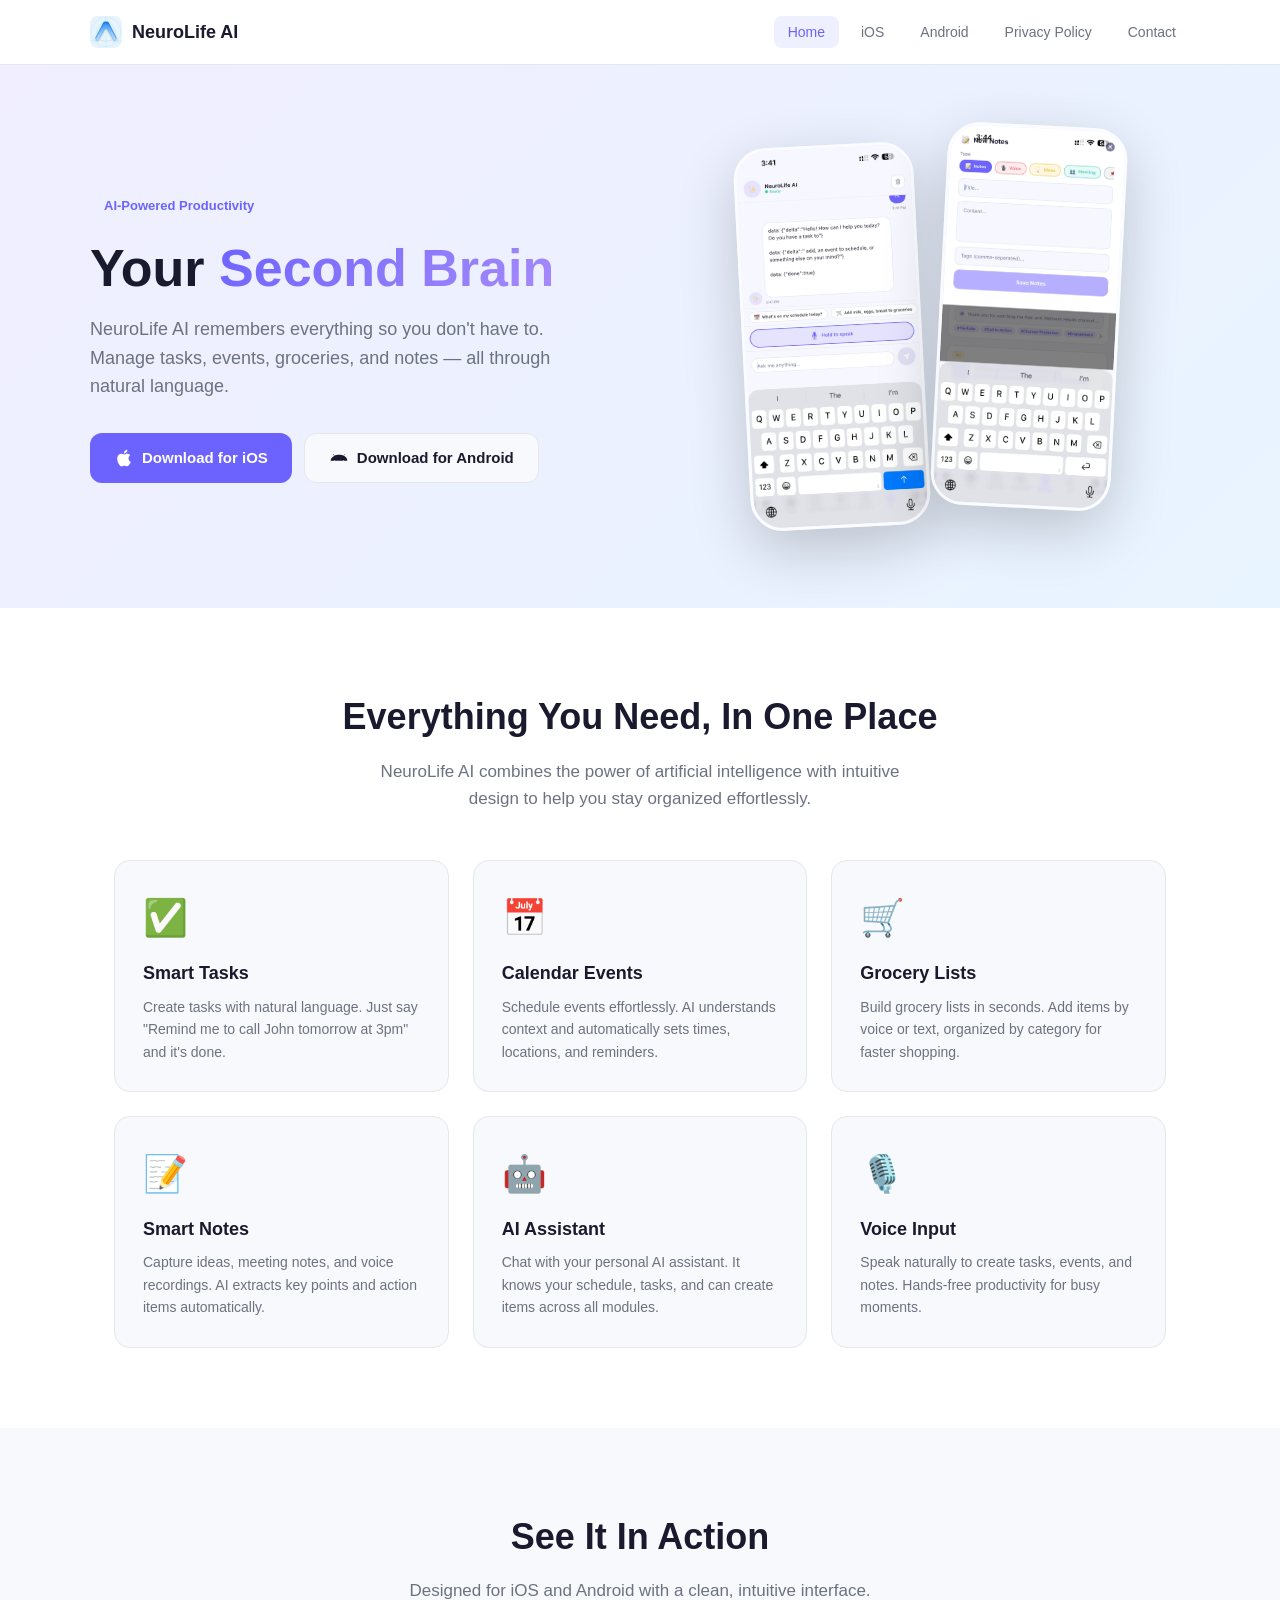
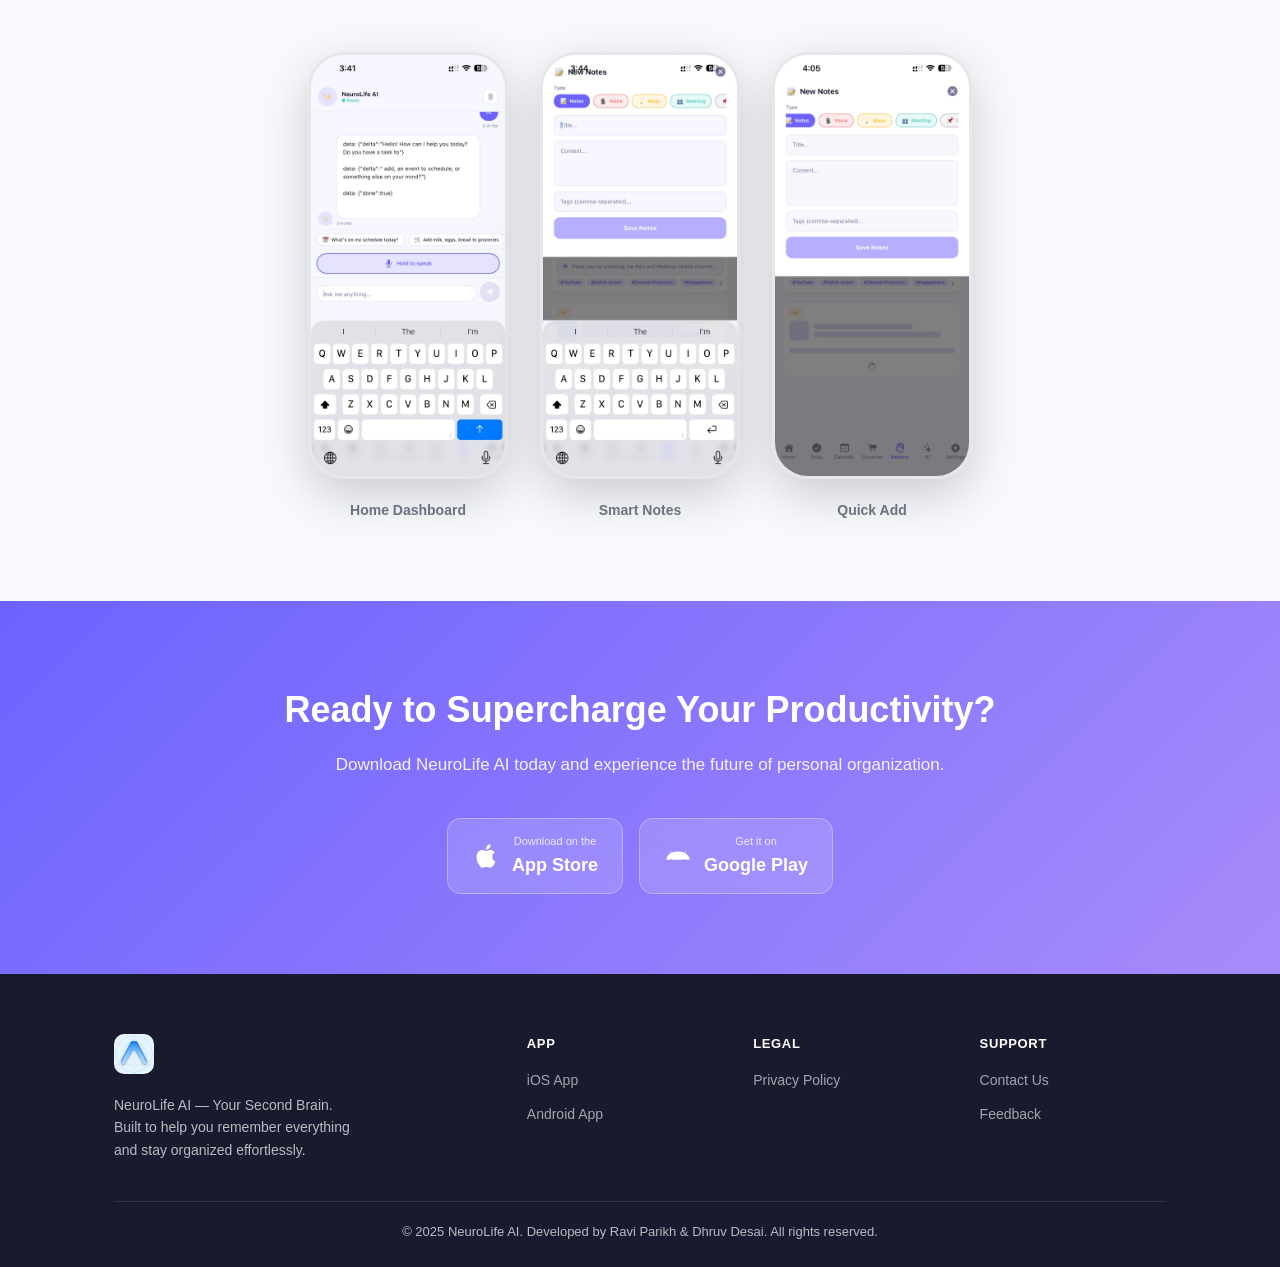
<file: index.html>
<!DOCTYPE html>
<html lang="en">
<head>
  <meta charset="UTF-8" />
  <meta name="viewport" content="width=device-width, initial-scale=1.0" />
  <title>NeuroLife AI — Your Second Brain</title>
  <link rel="icon" href="assets/app-icon.png" />
  <link rel="stylesheet" href="style.css" />
</head>
<body>
  <!-- Navigation -->
  <nav class="navbar">
    <div class="nav-container">
      <a href="index.html" class="nav-brand">
        <img src="assets/app-icon.png" alt="NeuroLife AI" class="nav-logo" />
        <span>NeuroLife AI</span>
      </a>
      <ul class="nav-links">
        <li><a href="index.html" class="active">Home</a></li>
        <li><a href="ios.html">iOS</a></li>
        <li><a href="android.html">Android</a></li>
        <li><a href="privacy.html">Privacy Policy</a></li>
        <li><a href="contact.html">Contact</a></li>
      </ul>
      <button class="nav-toggle" onclick="toggleMenu()">&#9776;</button>
    </div>
  </nav>

  <!-- Hero Section -->
  <section class="hero">
    <div class="hero-content">
      <div class="hero-text">
        <div class="badge">AI-Powered Productivity</div>
        <h1>Your <span class="gradient-text">Second Brain</span></h1>
        <p class="hero-subtitle">NeuroLife AI remembers everything so you don't have to. Manage tasks, events, groceries, and notes — all through natural language.</p>
        <div class="hero-cta">
          <a href="ios.html" class="btn btn-primary">
            <svg width="20" height="20" viewBox="0 0 24 24" fill="currentColor"><path d="M18.71 19.5c-.83 1.24-1.71 2.45-3.05 2.47-1.34.03-1.77-.79-3.29-.79-1.53 0-2 .77-3.27.82-1.31.05-2.3-1.32-3.14-2.53C4.25 17 2.94 12.45 4.7 9.39c.87-1.52 2.43-2.48 4.12-2.51 1.28-.02 2.5.87 3.29.87.78 0 2.26-1.07 3.8-.91.65.03 2.47.26 3.64 1.98-.09.06-2.17 1.28-2.15 3.81.03 3.02 2.65 4.03 2.68 4.04-.03.07-.42 1.44-1.38 2.83M13 3.5c.73-.83 1.94-1.46 2.94-1.5.13 1.17-.34 2.35-1.04 3.19-.69.85-1.83 1.51-2.95 1.42-.15-1.15.41-2.35 1.05-3.11z"/></svg>
            Download for iOS
          </a>
          <a href="android.html" class="btn btn-secondary">
            <svg width="20" height="20" viewBox="0 0 24 24" fill="currentColor"><path d="M17.523 15.341c-.3 0-.544-.244-.544-.544s.244-.544.544-.544.544.244.544.544-.244.544-.544.544m-11.046 0c-.3 0-.544-.244-.544-.544s.244-.544.544-.544.544.244.544.544-.244.544-.544.544m11.4-5.99l1.09-1.89c.06-.1.03-.23-.07-.29-.1-.06-.23-.03-.29.07l-1.1 1.91C16.1 8.6 14.12 8.1 12 8.1s-4.1.5-5.5 1.15L5.4 7.34c-.06-.1-.19-.13-.29-.07-.1.06-.13.19-.07.29l1.09 1.89C3.61 10.64 2 12.77 2 15.25h20c0-2.48-1.61-4.61-4.123-5.899"/></svg>
            Download for Android
          </a>
        </div>
      </div>
      <div class="hero-screenshots">
        <div class="phone-mockup">
          <img src="assets/screenshot-home.webp" alt="NeuroLife AI Home Screen" class="screenshot" />
        </div>
        <div class="phone-mockup phone-mockup-2">
          <img src="assets/screenshot-notes.webp" alt="NeuroLife AI Notes Screen" class="screenshot" />
        </div>
      </div>
    </div>
  </section>

  <!-- Features Section -->
  <section class="features">
    <div class="container">
      <h2 class="section-title">Everything You Need, In One Place</h2>
      <p class="section-subtitle">NeuroLife AI combines the power of artificial intelligence with intuitive design to help you stay organized effortlessly.</p>
      <div class="features-grid">
        <div class="feature-card">
          <div class="feature-icon">✅</div>
          <h3>Smart Tasks</h3>
          <p>Create tasks with natural language. Just say "Remind me to call John tomorrow at 3pm" and it's done.</p>
        </div>
        <div class="feature-card">
          <div class="feature-icon">📅</div>
          <h3>Calendar Events</h3>
          <p>Schedule events effortlessly. AI understands context and automatically sets times, locations, and reminders.</p>
        </div>
        <div class="feature-card">
          <div class="feature-icon">🛒</div>
          <h3>Grocery Lists</h3>
          <p>Build grocery lists in seconds. Add items by voice or text, organized by category for faster shopping.</p>
        </div>
        <div class="feature-card">
          <div class="feature-icon">📝</div>
          <h3>Smart Notes</h3>
          <p>Capture ideas, meeting notes, and voice recordings. AI extracts key points and action items automatically.</p>
        </div>
        <div class="feature-card">
          <div class="feature-icon">🤖</div>
          <h3>AI Assistant</h3>
          <p>Chat with your personal AI assistant. It knows your schedule, tasks, and can create items across all modules.</p>
        </div>
        <div class="feature-card">
          <div class="feature-icon">🎙️</div>
          <h3>Voice Input</h3>
          <p>Speak naturally to create tasks, events, and notes. Hands-free productivity for busy moments.</p>
        </div>
      </div>
    </div>
  </section>

  <!-- Screenshots Section -->
  <section class="screenshots-section">
    <div class="container">
      <h2 class="section-title">See It In Action</h2>
      <p class="section-subtitle">Designed for iOS and Android with a clean, intuitive interface.</p>
      <div class="screenshots-row">
        <div class="screenshot-item">
          <div class="phone-frame">
            <img src="assets/screenshot-home.webp" alt="Home Dashboard" />
          </div>
          <p>Home Dashboard</p>
        </div>
        <div class="screenshot-item">
          <div class="phone-frame">
            <img src="assets/screenshot-notes.webp" alt="Notes Screen" />
          </div>
          <p>Smart Notes</p>
        </div>
        <div class="screenshot-item">
          <div class="phone-frame">
            <img src="assets/screenshot-modal.webp" alt="Add Note Modal" />
          </div>
          <p>Quick Add</p>
        </div>
      </div>
    </div>
  </section>

  <!-- Download Section -->
  <section class="download-section">
    <div class="container">
      <h2>Ready to Supercharge Your Productivity?</h2>
      <p>Download NeuroLife AI today and experience the future of personal organization.</p>
      <div class="download-buttons">
        <a href="ios.html" class="store-btn">
          <svg width="28" height="28" viewBox="0 0 24 24" fill="currentColor"><path d="M18.71 19.5c-.83 1.24-1.71 2.45-3.05 2.47-1.34.03-1.77-.79-3.29-.79-1.53 0-2 .77-3.27.82-1.31.05-2.3-1.32-3.14-2.53C4.25 17 2.94 12.45 4.7 9.39c.87-1.52 2.43-2.48 4.12-2.51 1.28-.02 2.5.87 3.29.87.78 0 2.26-1.07 3.8-.91.65.03 2.47.26 3.64 1.98-.09.06-2.17 1.28-2.15 3.81.03 3.02 2.65 4.03 2.68 4.04-.03.07-.42 1.44-1.38 2.83M13 3.5c.73-.83 1.94-1.46 2.94-1.5.13 1.17-.34 2.35-1.04 3.19-.69.85-1.83 1.51-2.95 1.42-.15-1.15.41-2.35 1.05-3.11z"/></svg>
          <div>
            <span class="store-label">Download on the</span>
            <span class="store-name">App Store</span>
          </div>
        </a>
        <a href="android.html" class="store-btn">
          <svg width="28" height="28" viewBox="0 0 24 24" fill="currentColor"><path d="M17.523 15.341c-.3 0-.544-.244-.544-.544s.244-.544.544-.544.544.244.544.544-.244.544-.544.544m-11.046 0c-.3 0-.544-.244-.544-.544s.244-.544.544-.544.544.244.544.544-.244.544-.544.544m11.4-5.99l1.09-1.89c.06-.1.03-.23-.07-.29-.1-.06-.23-.03-.29.07l-1.1 1.91C16.1 8.6 14.12 8.1 12 8.1s-4.1.5-5.5 1.15L5.4 7.34c-.06-.1-.19-.13-.29-.07-.1.06-.13.19-.07.29l1.09 1.89C3.61 10.64 2 12.77 2 15.25h20c0-2.48-1.61-4.61-4.123-5.899"/></svg>
          <div>
            <span class="store-label">Get it on</span>
            <span class="store-name">Google Play</span>
          </div>
        </a>
      </div>
    </div>
  </section>

  <!-- Footer -->
  <footer class="footer">
    <div class="container">
      <div class="footer-grid">
        <div class="footer-brand">
          <img src="assets/app-icon.png" alt="NeuroLife AI" class="footer-logo" />
          <p>NeuroLife AI — Your Second Brain. Built to help you remember everything and stay organized effortlessly.</p>
        </div>
        <div class="footer-links">
          <h4>App</h4>
          <ul>
            <li><a href="ios.html">iOS App</a></li>
            <li><a href="android.html">Android App</a></li>
          </ul>
        </div>
        <div class="footer-links">
          <h4>Legal</h4>
          <ul>
            <li><a href="privacy.html">Privacy Policy</a></li>
          </ul>
        </div>
        <div class="footer-links">
          <h4>Support</h4>
          <ul>
            <li><a href="contact.html">Contact Us</a></li>
            <li><a href="contact.html">Feedback</a></li>
          </ul>
        </div>
      </div>
      <div class="footer-bottom">
        <p>&copy; 2025 NeuroLife AI. Developed by Ravi Parikh &amp; Dhruv Desai. All rights reserved.</p>
      </div>
    </div>
  </footer>

  <script>
    function toggleMenu() {
      document.querySelector('.nav-links').classList.toggle('open');
    }
  </script>
</body>
</html>
</file>
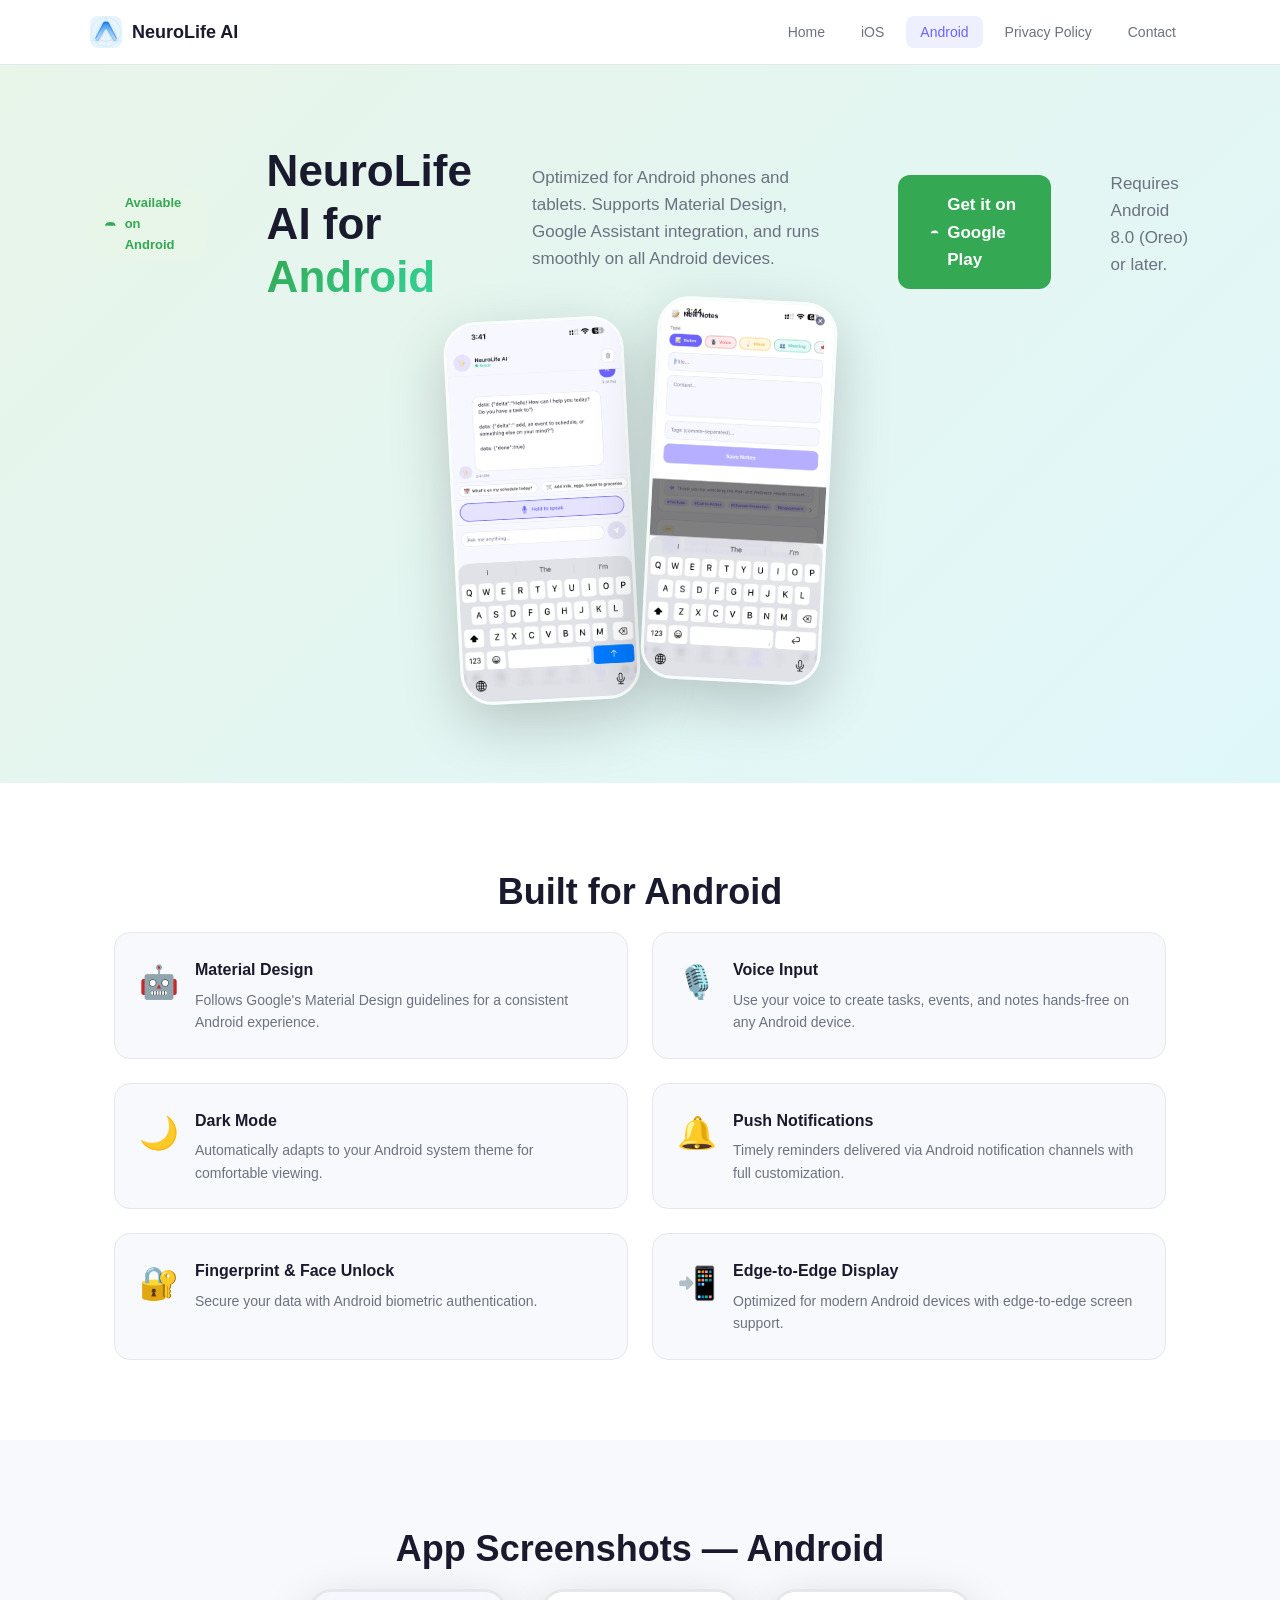
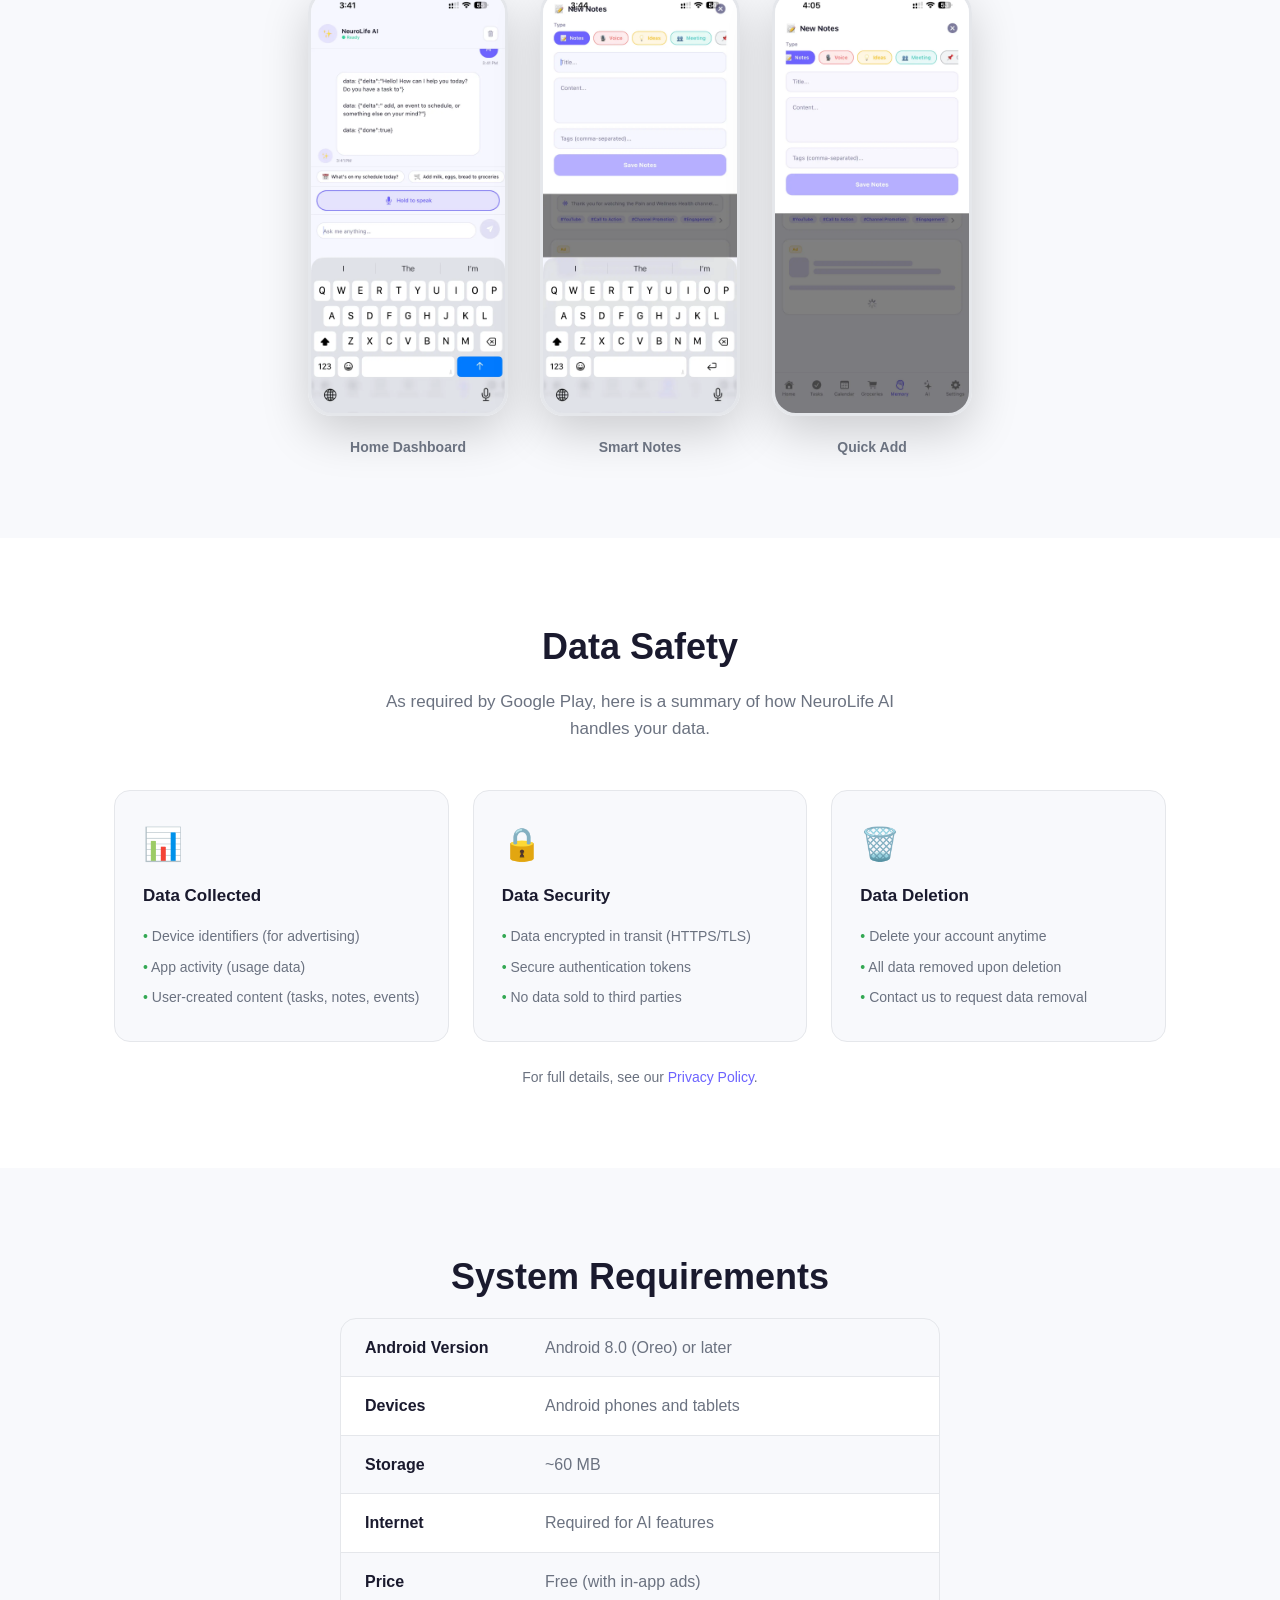
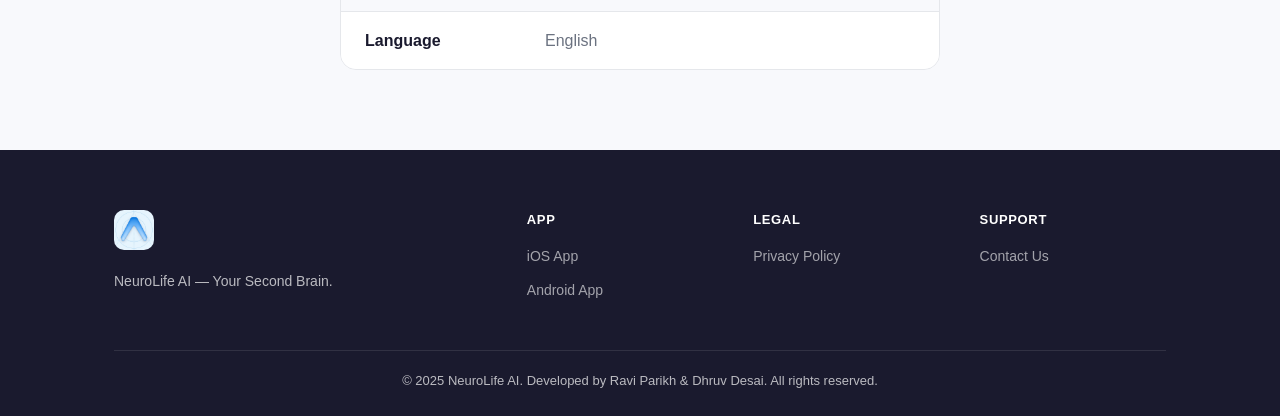
<file: android.html>
<!DOCTYPE html>
<html lang="en">
<head>
  <meta charset="UTF-8" />
  <meta name="viewport" content="width=device-width, initial-scale=1.0" />
  <title>NeuroLife AI — Android App</title>
  <link rel="icon" href="assets/app-icon.png" />
  <link rel="stylesheet" href="style.css" />
</head>
<body>
  <nav class="navbar">
    <div class="nav-container">
      <a href="index.html" class="nav-brand">
        <img src="assets/app-icon.png" alt="NeuroLife AI" class="nav-logo" />
        <span>NeuroLife AI</span>
      </a>
      <ul class="nav-links">
        <li><a href="index.html">Home</a></li>
        <li><a href="ios.html">iOS</a></li>
        <li><a href="android.html" class="active">Android</a></li>
        <li><a href="privacy.html">Privacy Policy</a></li>
        <li><a href="contact.html">Contact</a></li>
      </ul>
      <button class="nav-toggle" onclick="toggleMenu()">&#9776;</button>
    </div>
  </nav>

  <!-- Android Hero -->
  <section class="platform-hero android-hero">
    <div class="platform-hero-content">
      <div class="platform-badge android-badge">
        <svg width="24" height="24" viewBox="0 0 24 24" fill="currentColor"><path d="M17.523 15.341c-.3 0-.544-.244-.544-.544s.244-.544.544-.544.544.244.544.544-.244.544-.544.544m-11.046 0c-.3 0-.544-.244-.544-.544s.244-.544.544-.544.544.244.544.544-.244.544-.544.544m11.4-5.99l1.09-1.89c.06-.1.03-.23-.07-.29-.1-.06-.23-.03-.29.07l-1.1 1.91C16.1 8.6 14.12 8.1 12 8.1s-4.1.5-5.5 1.15L5.4 7.34c-.06-.1-.19-.13-.29-.07-.1.06-.13.19-.07.29l1.09 1.89C3.61 10.64 2 12.77 2 15.25h20c0-2.48-1.61-4.61-4.123-5.899"/></svg>
        Available on Android
      </div>
      <h1>NeuroLife AI for <span class="gradient-text-green">Android</span></h1>
      <p>Optimized for Android phones and tablets. Supports Material Design, Google Assistant integration, and runs smoothly on all Android devices.</p>
      <a href="#" class="btn btn-android large">
        <svg width="22" height="22" viewBox="0 0 24 24" fill="currentColor"><path d="M17.523 15.341c-.3 0-.544-.244-.544-.544s.244-.544.544-.544.544.244.544.544-.244.544-.544.544m-11.046 0c-.3 0-.544-.244-.544-.544s.244-.544.544-.544.544.244.544.544-.244.544-.544.544m11.4-5.99l1.09-1.89c.06-.1.03-.23-.07-.29-.1-.06-.23-.03-.29.07l-1.1 1.91C16.1 8.6 14.12 8.1 12 8.1s-4.1.5-5.5 1.15L5.4 7.34c-.06-.1-.19-.13-.29-.07-.1.06-.13.19-.07.29l1.09 1.89C3.61 10.64 2 12.77 2 15.25h20c0-2.48-1.61-4.61-4.123-5.899"/></svg>
        Get it on Google Play
      </a>
      <p class="store-note">Requires Android 8.0 (Oreo) or later.</p>
    </div>
    <div class="platform-screenshots">
      <div class="phone-mockup">
        <img src="assets/screenshot-home.webp" alt="NeuroLife AI on Android" class="screenshot" />
      </div>
      <div class="phone-mockup phone-mockup-2">
        <img src="assets/screenshot-notes.webp" alt="NeuroLife AI Notes on Android" class="screenshot" />
      </div>
    </div>
  </section>

  <!-- Android Features -->
  <section class="platform-features">
    <div class="container">
      <h2 class="section-title">Built for Android</h2>
      <div class="platform-features-grid">
        <div class="platform-feature">
          <div class="platform-feature-icon">🤖</div>
          <div>
            <h3>Material Design</h3>
            <p>Follows Google's Material Design guidelines for a consistent Android experience.</p>
          </div>
        </div>
        <div class="platform-feature">
          <div class="platform-feature-icon">🎙️</div>
          <div>
            <h3>Voice Input</h3>
            <p>Use your voice to create tasks, events, and notes hands-free on any Android device.</p>
          </div>
        </div>
        <div class="platform-feature">
          <div class="platform-feature-icon">🌙</div>
          <div>
            <h3>Dark Mode</h3>
            <p>Automatically adapts to your Android system theme for comfortable viewing.</p>
          </div>
        </div>
        <div class="platform-feature">
          <div class="platform-feature-icon">🔔</div>
          <div>
            <h3>Push Notifications</h3>
            <p>Timely reminders delivered via Android notification channels with full customization.</p>
          </div>
        </div>
        <div class="platform-feature">
          <div class="platform-feature-icon">🔐</div>
          <div>
            <h3>Fingerprint & Face Unlock</h3>
            <p>Secure your data with Android biometric authentication.</p>
          </div>
        </div>
        <div class="platform-feature">
          <div class="platform-feature-icon">📲</div>
          <div>
            <h3>Edge-to-Edge Display</h3>
            <p>Optimized for modern Android devices with edge-to-edge screen support.</p>
          </div>
        </div>
      </div>
    </div>
  </section>

  <!-- Screenshots -->
  <section class="screenshots-section">
    <div class="container">
      <h2 class="section-title">App Screenshots — Android</h2>
      <div class="screenshots-row">
        <div class="screenshot-item">
          <div class="phone-frame android-frame">
            <img src="assets/screenshot-home.webp" alt="Home Dashboard" />
          </div>
          <p>Home Dashboard</p>
        </div>
        <div class="screenshot-item">
          <div class="phone-frame android-frame">
            <img src="assets/screenshot-notes.webp" alt="Notes Screen" />
          </div>
          <p>Smart Notes</p>
        </div>
        <div class="screenshot-item">
          <div class="phone-frame android-frame">
            <img src="assets/screenshot-modal.webp" alt="Add Note" />
          </div>
          <p>Quick Add</p>
        </div>
      </div>
    </div>
  </section>

  <!-- Data Safety Section -->
  <section class="data-safety-section">
    <div class="container">
      <h2 class="section-title">Data Safety</h2>
      <p class="section-subtitle">As required by Google Play, here is a summary of how NeuroLife AI handles your data.</p>
      <div class="data-safety-grid">
        <div class="data-item">
          <div class="data-icon">📊</div>
          <h3>Data Collected</h3>
          <ul>
            <li>Device identifiers (for advertising)</li>
            <li>App activity (usage data)</li>
            <li>User-created content (tasks, notes, events)</li>
          </ul>
        </div>
        <div class="data-item">
          <div class="data-icon">🔒</div>
          <h3>Data Security</h3>
          <ul>
            <li>Data encrypted in transit (HTTPS/TLS)</li>
            <li>Secure authentication tokens</li>
            <li>No data sold to third parties</li>
          </ul>
        </div>
        <div class="data-item">
          <div class="data-icon">🗑️</div>
          <h3>Data Deletion</h3>
          <ul>
            <li>Delete your account anytime</li>
            <li>All data removed upon deletion</li>
            <li>Contact us to request data removal</li>
          </ul>
        </div>
      </div>
      <p class="data-note">For full details, see our <a href="privacy.html">Privacy Policy</a>.</p>
    </div>
  </section>

  <!-- Requirements -->
  <section class="requirements-section">
    <div class="container">
      <h2 class="section-title">System Requirements</h2>
      <div class="requirements-table">
        <div class="req-row">
          <span class="req-label">Android Version</span>
          <span class="req-value">Android 8.0 (Oreo) or later</span>
        </div>
        <div class="req-row">
          <span class="req-label">Devices</span>
          <span class="req-value">Android phones and tablets</span>
        </div>
        <div class="req-row">
          <span class="req-label">Storage</span>
          <span class="req-value">~60 MB</span>
        </div>
        <div class="req-row">
          <span class="req-label">Internet</span>
          <span class="req-value">Required for AI features</span>
        </div>
        <div class="req-row">
          <span class="req-label">Price</span>
          <span class="req-value">Free (with in-app ads)</span>
        </div>
        <div class="req-row">
          <span class="req-label">Language</span>
          <span class="req-value">English</span>
        </div>
      </div>
    </div>
  </section>

  <footer class="footer">
    <div class="container">
      <div class="footer-grid">
        <div class="footer-brand">
          <img src="assets/app-icon.png" alt="NeuroLife AI" class="footer-logo" />
          <p>NeuroLife AI — Your Second Brain.</p>
        </div>
        <div class="footer-links">
          <h4>App</h4>
          <ul>
            <li><a href="ios.html">iOS App</a></li>
            <li><a href="android.html">Android App</a></li>
          </ul>
        </div>
        <div class="footer-links">
          <h4>Legal</h4>
          <ul>
            <li><a href="privacy.html">Privacy Policy</a></li>
          </ul>
        </div>
        <div class="footer-links">
          <h4>Support</h4>
          <ul>
            <li><a href="contact.html">Contact Us</a></li>
          </ul>
        </div>
      </div>
      <div class="footer-bottom">
        <p>&copy; 2025 NeuroLife AI. Developed by Ravi Parikh &amp; Dhruv Desai. All rights reserved.</p>
      </div>
    </div>
  </footer>

  <script>
    function toggleMenu() {
      document.querySelector('.nav-links').classList.toggle('open');
    }
  </script>
</body>
</html>
</file>
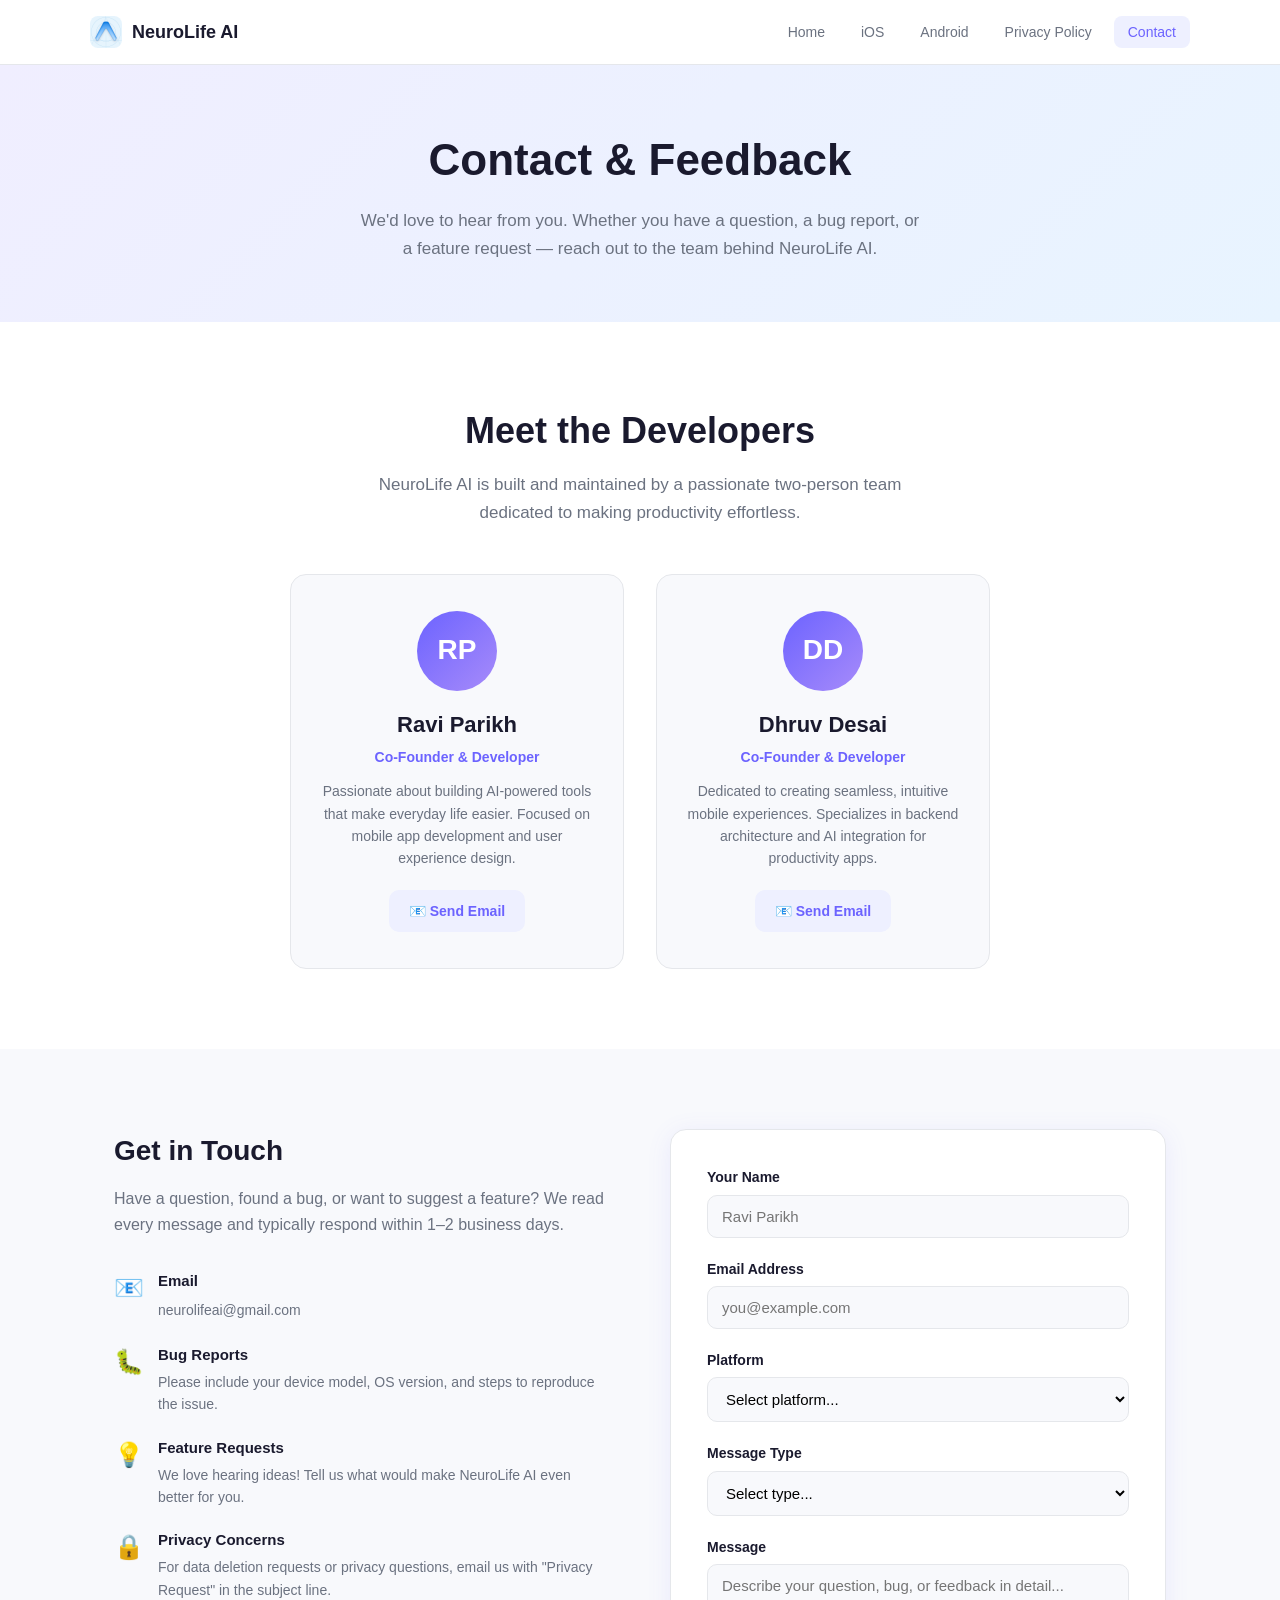
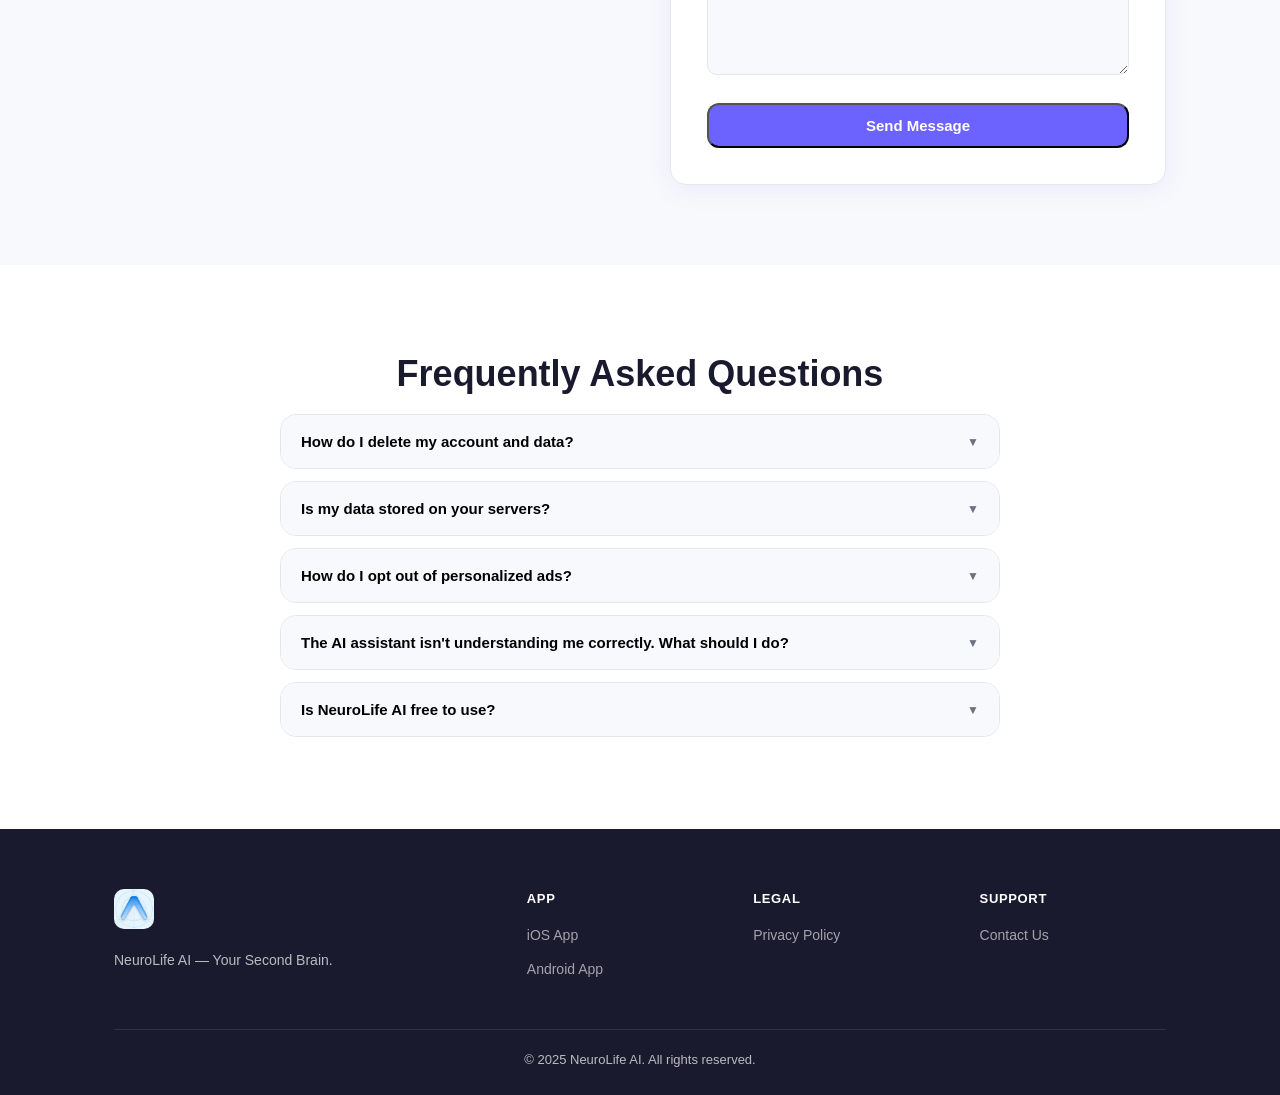
<file: contact.html>
<!DOCTYPE html>
<html lang="en">
<head>
  <meta charset="UTF-8" />
  <meta name="viewport" content="width=device-width, initial-scale=1.0" />
  <title>NeuroLife AI — Contact & Feedback</title>
  <link rel="icon" href="assets/app-icon.png" />
  <link rel="stylesheet" href="style.css" />
</head>
<body>
  <nav class="navbar">
    <div class="nav-container">
      <a href="index.html" class="nav-brand">
        <img src="assets/app-icon.png" alt="NeuroLife AI" class="nav-logo" />
        <span>NeuroLife AI</span>
      </a>
      <ul class="nav-links">
        <li><a href="index.html">Home</a></li>
        <li><a href="ios.html">iOS</a></li>
        <li><a href="android.html">Android</a></li>
        <li><a href="privacy.html">Privacy Policy</a></li>
        <li><a href="contact.html" class="active">Contact</a></li>
      </ul>
      <button class="nav-toggle" onclick="toggleMenu()">&#9776;</button>
    </div>
  </nav>

  <!-- Contact Hero -->
  <section class="contact-hero">
    <div class="container">
      <h1>Contact &amp; Feedback</h1>
      <p>We'd love to hear from you. Whether you have a question, a bug report, or a feature request — reach out to the team behind NeuroLife AI.</p>
    </div>
  </section>

  <!-- Team Section -->
  <section class="team-section">
    <div class="container">
      <h2 class="section-title">Meet the Developers</h2>
      <p class="section-subtitle">NeuroLife AI is built and maintained by a passionate two-person team dedicated to making productivity effortless.</p>
      <div class="team-grid">
        <div class="team-card">
          <div class="team-avatar">
            <span class="avatar-initials">RP</span>
          </div>
          <h3>Ravi Parikh</h3>
          <p class="team-role">Co-Founder &amp; Developer</p>
          <p class="team-bio">Passionate about building AI-powered tools that make everyday life easier. Focused on mobile app development and user experience design.</p>
          <a href="mailto:neurolifeai@gmail.com" class="team-contact-btn">📧 Send Email</a>
        </div>
        <div class="team-card">
          <div class="team-avatar">
            <span class="avatar-initials">DD</span>
          </div>
          <h3>Dhruv Desai</h3>
          <p class="team-role">Co-Founder &amp; Developer</p>
          <p class="team-bio">Dedicated to creating seamless, intuitive mobile experiences. Specializes in backend architecture and AI integration for productivity apps.</p>
          <a href="mailto:neurolifeai@gmail.com" class="team-contact-btn">📧 Send Email</a>
        </div>
      </div>
    </div>
  </section>

  <!-- Contact Form Section -->
  <section class="contact-form-section">
    <div class="container">
      <div class="contact-grid">
        <div class="contact-info">
          <h2>Get in Touch</h2>
          <p>Have a question, found a bug, or want to suggest a feature? We read every message and typically respond within 1–2 business days.</p>
          <div class="contact-methods">
            <div class="contact-method">
              <div class="contact-method-icon">📧</div>
              <div>
                <h4>Email</h4>
                <a href="mailto:neurolifeai@gmail.com">neurolifeai@gmail.com</a>
              </div>
            </div>
            <div class="contact-method">
              <div class="contact-method-icon">🐛</div>
              <div>
                <h4>Bug Reports</h4>
                <p>Please include your device model, OS version, and steps to reproduce the issue.</p>
              </div>
            </div>
            <div class="contact-method">
              <div class="contact-method-icon">💡</div>
              <div>
                <h4>Feature Requests</h4>
                <p>We love hearing ideas! Tell us what would make NeuroLife AI even better for you.</p>
              </div>
            </div>
            <div class="contact-method">
              <div class="contact-method-icon">🔒</div>
              <div>
                <h4>Privacy Concerns</h4>
                <p>For data deletion requests or privacy questions, email us with "Privacy Request" in the subject line.</p>
              </div>
            </div>
          </div>
        </div>

        <div class="contact-form-wrapper">
          <form class="contact-form" id="contactForm" onsubmit="handleSubmit(event)">
            <div class="form-group">
              <label for="name">Your Name</label>
              <input type="text" id="name" name="name" placeholder="Ravi Parikh" required />
            </div>
            <div class="form-group">
              <label for="email">Email Address</label>
              <input type="email" id="email" name="email" placeholder="you@example.com" required />
            </div>
            <div class="form-group">
              <label for="platform">Platform</label>
              <select id="platform" name="platform">
                <option value="">Select platform...</option>
                <option value="ios">iOS (iPhone/iPad)</option>
                <option value="android">Android</option>
                <option value="both">Both</option>
                <option value="other">Other / General</option>
              </select>
            </div>
            <div class="form-group">
              <label for="type">Message Type</label>
              <select id="type" name="type">
                <option value="">Select type...</option>
                <option value="bug">Bug Report</option>
                <option value="feature">Feature Request</option>
                <option value="question">General Question</option>
                <option value="privacy">Privacy / Data Request</option>
                <option value="other">Other</option>
              </select>
            </div>
            <div class="form-group">
              <label for="message">Message</label>
              <textarea id="message" name="message" rows="5" placeholder="Describe your question, bug, or feedback in detail..." required></textarea>
            </div>
            <button type="submit" class="btn btn-primary form-submit" id="submitBtn">
              Send Message
            </button>
            <div id="form-status" class="form-success" style="display:none;">
              ✅ Thank you! Your message has been sent. We'll respond within 1–2 business days.
            </div>
            <div id="form-error" class="form-error" style="display:none;">
              ❌ Error sending message. Please try again or email us directly.
            </div>
          </form>
        </div>
      </div>
    </div>
  </section>

  <!-- FAQ Section -->
  <section class="faq-section">
    <div class="container">
      <h2 class="section-title">Frequently Asked Questions</h2>
      <div class="faq-list">
        <div class="faq-item">
          <button class="faq-question" onclick="toggleFaq(this)">
            How do I delete my account and data?
            <span class="faq-arrow">▼</span>
          </button>
          <div class="faq-answer">
                <p>You can delete your account and all associated data directly from the app: Settings → Account → Delete Account. All your tasks, notes, events, and groceries will be permanently removed. For additional privacy requests, contact us at <a href="mailto:neurolifeai@gmail.com">neurolifeai@gmail.com</a>.</p>
          </div>
        </div>
        <div class="faq-item">
          <button class="faq-question" onclick="toggleFaq(this)">
            Is my data stored on your servers?
            <span class="faq-arrow">▼</span>
          </button>
          <div class="faq-answer">
            <p>Yes, your tasks, events, notes, and groceries are stored on our secure servers to enable cross-device sync and AI features. All data is encrypted in transit and at rest. See our <a href="privacy.html">Privacy Policy</a> for full details.</p>
          </div>
        </div>
        <div class="faq-item">
          <button class="faq-question" onclick="toggleFaq(this)">
            How do I opt out of personalized ads?
            <span class="faq-arrow">▼</span>
          </button>
          <div class="faq-answer">
            <p>NeuroLife AI displays ads through Google AdMob. To opt out of personalized ads, go to Settings → Privacy → Personalized Ads and toggle it off. You'll still see ads, but they won't be personalized to your interests.</p>
          </div>
        </div>
        <div class="faq-item">
          <button class="faq-question" onclick="toggleFaq(this)">
            The AI assistant isn't understanding me correctly. What should I do?
            <span class="faq-arrow">▼</span>
          </button>
          <div class="faq-answer">
            <p>Try being more specific with your requests. For example, instead of "remind me later," try "remind me to call mom at 5 PM tomorrow." If the issue persists, please report it using the Contact form above with details about what you tried.</p>
          </div>
        </div>
        <div class="faq-item">
          <button class="faq-question" onclick="toggleFaq(this)">
            Is NeuroLife AI free to use?
            <span class="faq-arrow">▼</span>
          </button>
          <div class="faq-answer">
            <p>Yes, NeuroLife AI is free to download and use. The app is supported by advertisements displayed through Google AdMob. We may introduce optional premium features in the future.</p>
          </div>
        </div>
      </div>
    </div>
  </section>

  <footer class="footer">
    <div class="container">
      <div class="footer-grid">
        <div class="footer-brand">
          <img src="assets/app-icon.png" alt="NeuroLife AI" class="footer-logo" />
          <p>NeuroLife AI — Your Second Brain.</p>
        </div>
        <div class="footer-links">
          <h4>App</h4>
          <ul>
            <li><a href="ios.html">iOS App</a></li>
            <li><a href="android.html">Android App</a></li>
          </ul>
        </div>
        <div class="footer-links">
          <h4>Legal</h4>
          <ul>
            <li><a href="privacy.html">Privacy Policy</a></li>
          </ul>
        </div>
        <div class="footer-links">
          <h4>Support</h4>
          <ul>
            <li><a href="contact.html">Contact Us</a></li>
          </ul>
        </div>
      </div>
      <div class="footer-bottom">
        <p>&copy; 2025 NeuroLife AI. All rights reserved.</p>
      </div>
    </div>
  </footer>

  <script>
    function toggleMenu() {
      document.querySelector('.nav-links').classList.toggle('open');
    }

    function toggleFaq(btn) {
      const item = btn.parentElement;
      item.classList.toggle('open');
    }

    async function handleSubmit(e) {
      e.preventDefault();
      const name = document.getElementById('name').value;
      const email = document.getElementById('email').value;
      const platform = document.getElementById('platform').value;
      const type = document.getElementById('type').value;
      const message = document.getElementById('message').value;
      const submitBtn = document.getElementById('submitBtn');
      const statusDiv = document.getElementById('form-status');
      const errorDiv = document.getElementById('form-error');
      
      statusDiv.style.display = 'none';
      errorDiv.style.display = 'none';
      submitBtn.disabled = true;
      submitBtn.textContent = 'Sending...';
      
      try {
        const response = await fetch('https://3000-imsk6r9ipg03peyydk07h-bb6238c7.sg1.manus.computer/api/contact', {
          method: 'POST',
          headers: { 'Content-Type': 'application/json' },
          body: JSON.stringify({
            name,
            email,
            platform: platform || '',
            type: type || '',
            message
          }),
        });
        const data = await response.json();
        if (data.success) {
          statusDiv.style.display = 'block';
          document.getElementById('contactForm').reset();
        } else {
          errorDiv.style.display = 'block';
        }
      } catch (err) {
        console.error('Error:', err);
        errorDiv.style.display = 'block';
      } finally {
        submitBtn.textContent = 'Send Message';
        submitBtn.disabled = false;
      }
    }
  </script>
</body>
</html>
</file>
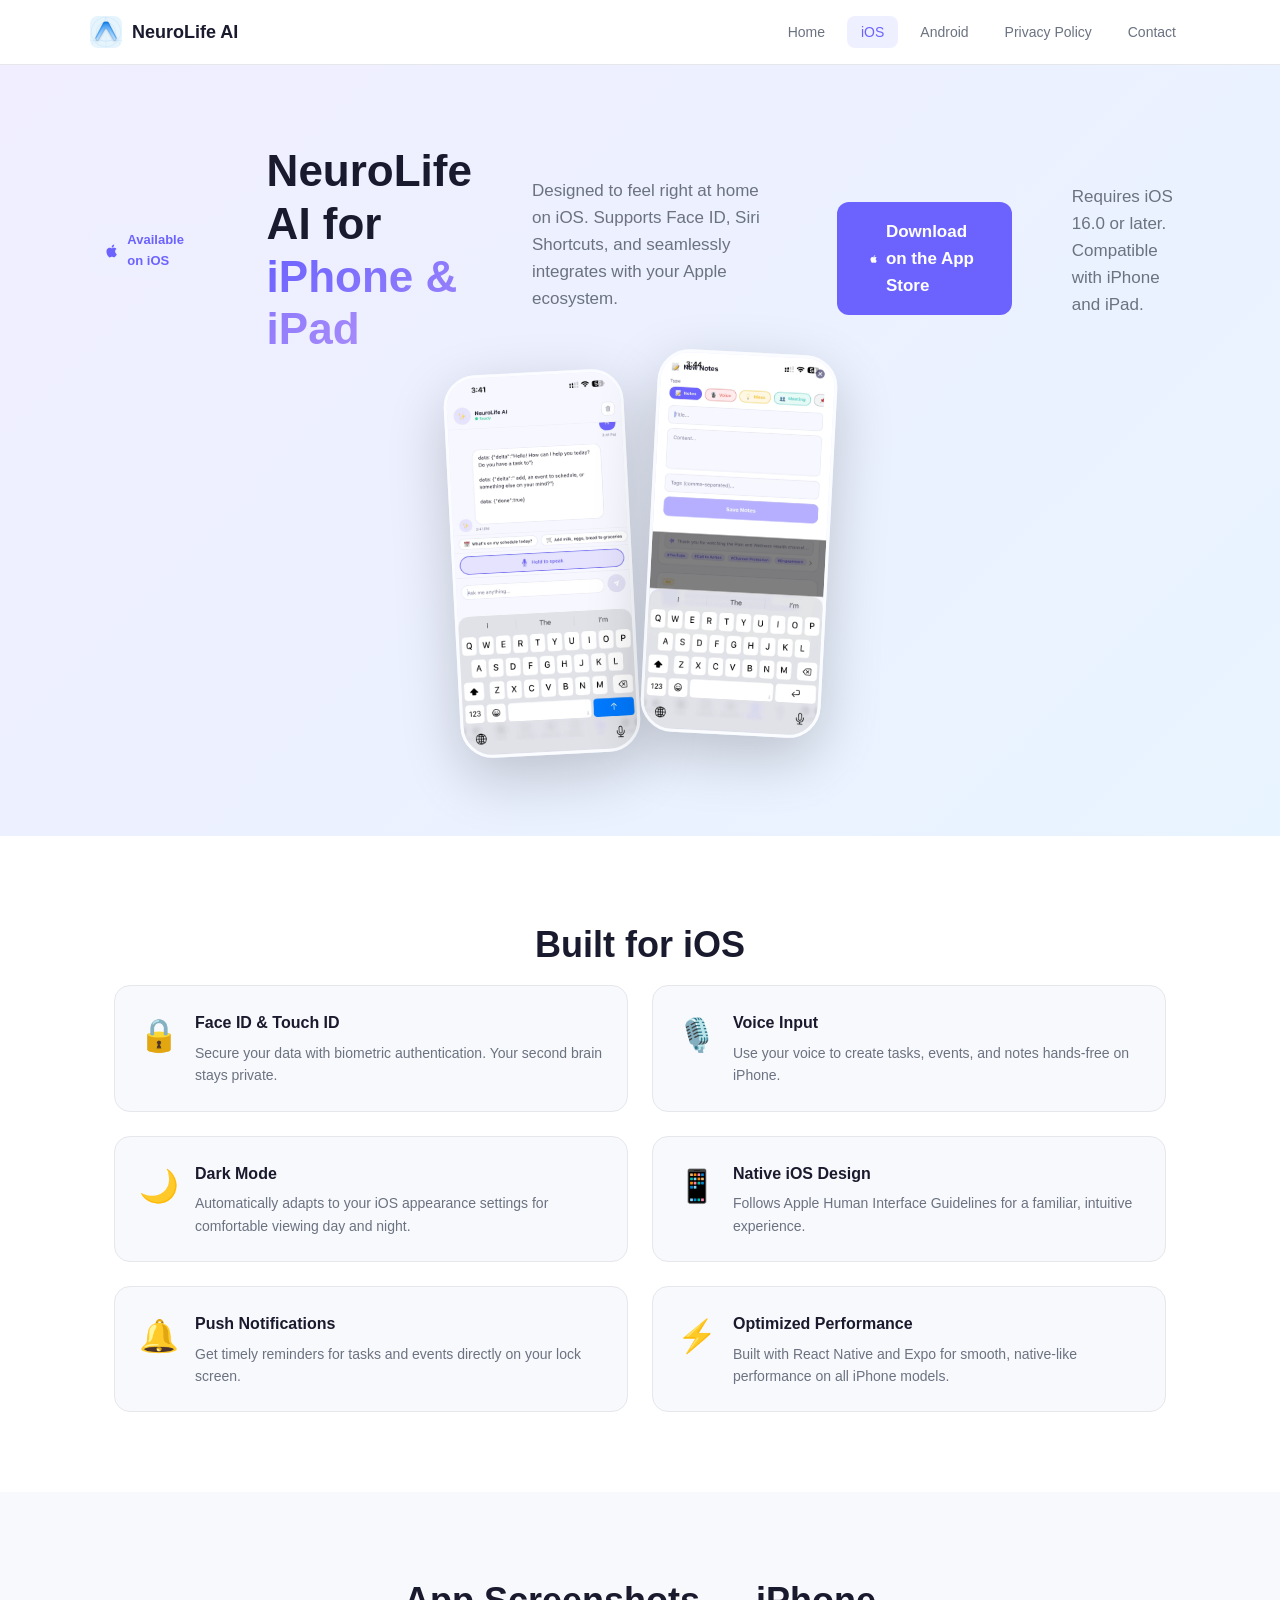
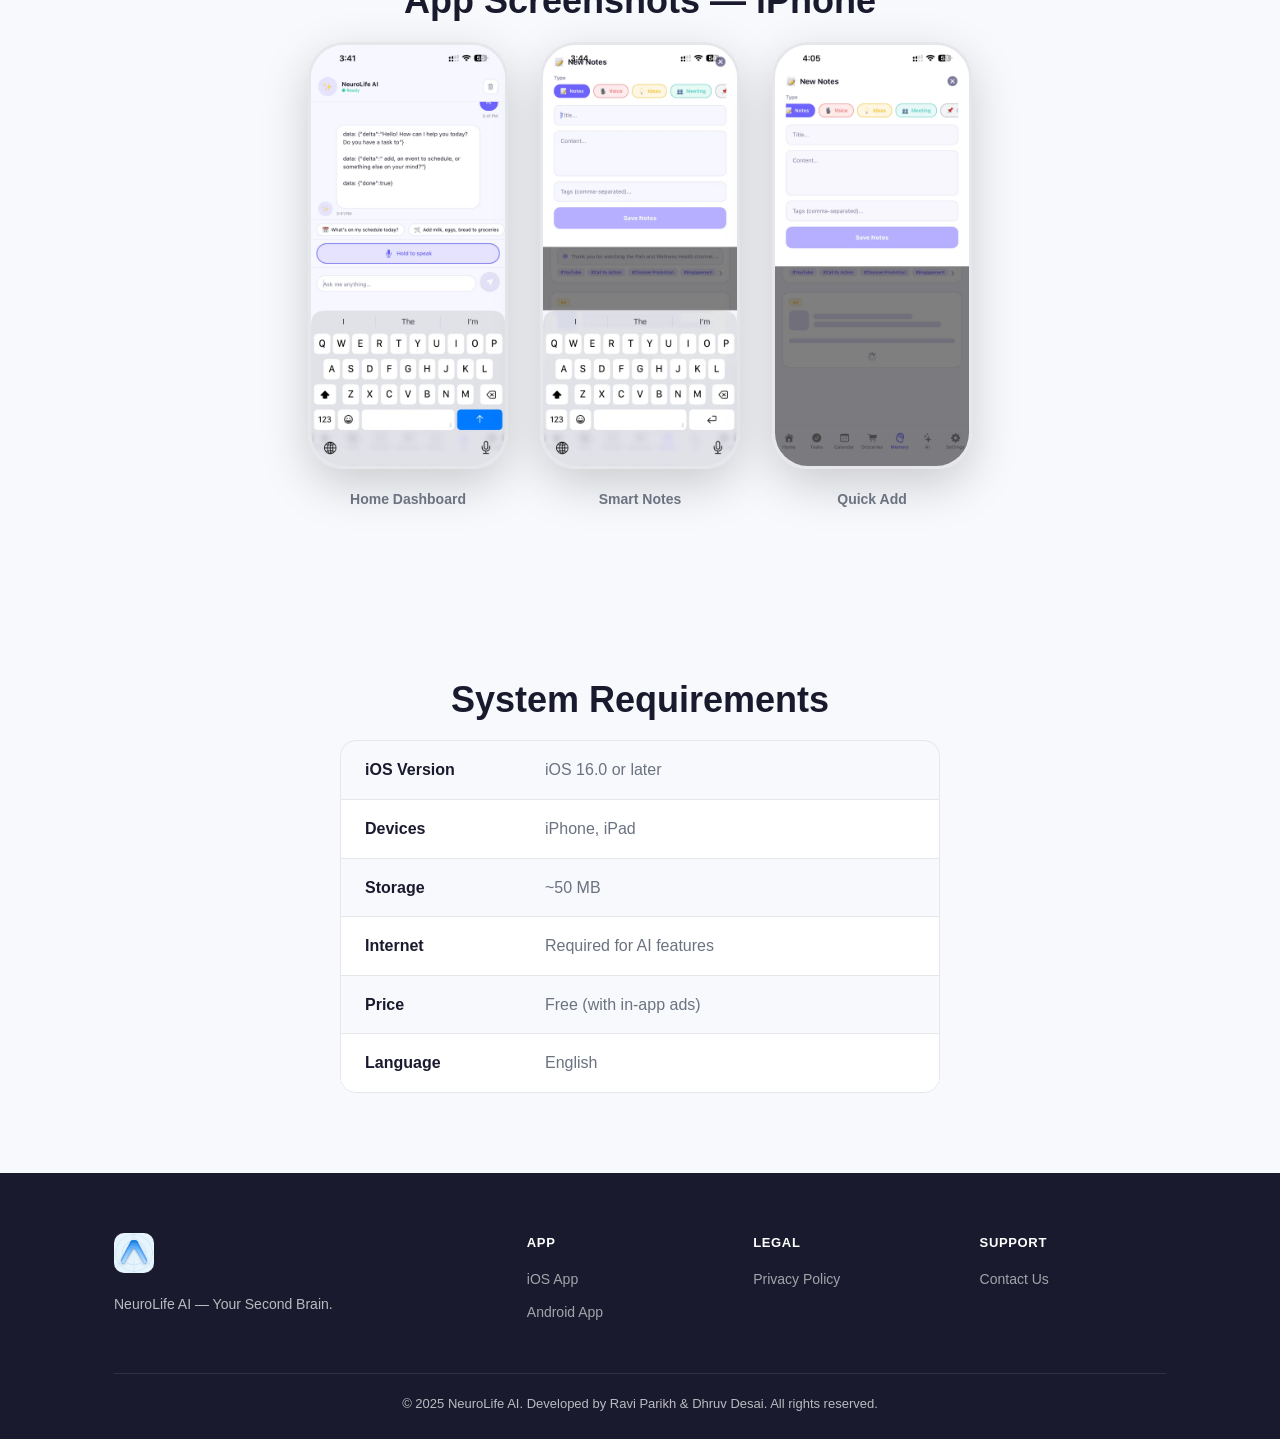
<file: ios.html>
<!DOCTYPE html>
<html lang="en">
<head>
  <meta charset="UTF-8" />
  <meta name="viewport" content="width=device-width, initial-scale=1.0" />
  <title>NeuroLife AI — iOS App</title>
  <link rel="icon" href="assets/app-icon.png" />
  <link rel="stylesheet" href="style.css" />
</head>
<body>
  <nav class="navbar">
    <div class="nav-container">
      <a href="index.html" class="nav-brand">
        <img src="assets/app-icon.png" alt="NeuroLife AI" class="nav-logo" />
        <span>NeuroLife AI</span>
      </a>
      <ul class="nav-links">
        <li><a href="index.html">Home</a></li>
        <li><a href="ios.html" class="active">iOS</a></li>
        <li><a href="android.html">Android</a></li>
        <li><a href="privacy.html">Privacy Policy</a></li>
        <li><a href="contact.html">Contact</a></li>
      </ul>
      <button class="nav-toggle" onclick="toggleMenu()">&#9776;</button>
    </div>
  </nav>

  <!-- iOS Hero -->
  <section class="platform-hero ios-hero">
    <div class="platform-hero-content">
      <div class="platform-badge">
        <svg width="24" height="24" viewBox="0 0 24 24" fill="currentColor"><path d="M18.71 19.5c-.83 1.24-1.71 2.45-3.05 2.47-1.34.03-1.77-.79-3.29-.79-1.53 0-2 .77-3.27.82-1.31.05-2.3-1.32-3.14-2.53C4.25 17 2.94 12.45 4.7 9.39c.87-1.52 2.43-2.48 4.12-2.51 1.28-.02 2.5.87 3.29.87.78 0 2.26-1.07 3.8-.91.65.03 2.47.26 3.64 1.98-.09.06-2.17 1.28-2.15 3.81.03 3.02 2.65 4.03 2.68 4.04-.03.07-.42 1.44-1.38 2.83M13 3.5c.73-.83 1.94-1.46 2.94-1.5.13 1.17-.34 2.35-1.04 3.19-.69.85-1.83 1.51-2.95 1.42-.15-1.15.41-2.35 1.05-3.11z"/></svg>
        Available on iOS
      </div>
      <h1>NeuroLife AI for <span class="gradient-text">iPhone & iPad</span></h1>
      <p>Designed to feel right at home on iOS. Supports Face ID, Siri Shortcuts, and seamlessly integrates with your Apple ecosystem.</p>
      <a href="#" class="btn btn-primary large">
        <svg width="22" height="22" viewBox="0 0 24 24" fill="currentColor"><path d="M18.71 19.5c-.83 1.24-1.71 2.45-3.05 2.47-1.34.03-1.77-.79-3.29-.79-1.53 0-2 .77-3.27.82-1.31.05-2.3-1.32-3.14-2.53C4.25 17 2.94 12.45 4.7 9.39c.87-1.52 2.43-2.48 4.12-2.51 1.28-.02 2.5.87 3.29.87.78 0 2.26-1.07 3.8-.91.65.03 2.47.26 3.64 1.98-.09.06-2.17 1.28-2.15 3.81.03 3.02 2.65 4.03 2.68 4.04-.03.07-.42 1.44-1.38 2.83M13 3.5c.73-.83 1.94-1.46 2.94-1.5.13 1.17-.34 2.35-1.04 3.19-.69.85-1.83 1.51-2.95 1.42-.15-1.15.41-2.35 1.05-3.11z"/></svg>
        Download on the App Store
      </a>
      <p class="store-note">Requires iOS 16.0 or later. Compatible with iPhone and iPad.</p>
    </div>
    <div class="platform-screenshots">
      <div class="phone-mockup">
        <img src="assets/screenshot-home.webp" alt="NeuroLife AI on iPhone" class="screenshot" />
      </div>
      <div class="phone-mockup phone-mockup-2">
        <img src="assets/screenshot-notes.webp" alt="NeuroLife AI Notes on iPhone" class="screenshot" />
      </div>
    </div>
  </section>

  <!-- iOS Features -->
  <section class="platform-features">
    <div class="container">
      <h2 class="section-title">Built for iOS</h2>
      <div class="platform-features-grid">
        <div class="platform-feature">
          <div class="platform-feature-icon">🔒</div>
          <div>
            <h3>Face ID & Touch ID</h3>
            <p>Secure your data with biometric authentication. Your second brain stays private.</p>
          </div>
        </div>
        <div class="platform-feature">
          <div class="platform-feature-icon">🎙️</div>
          <div>
            <h3>Voice Input</h3>
            <p>Use your voice to create tasks, events, and notes hands-free on iPhone.</p>
          </div>
        </div>
        <div class="platform-feature">
          <div class="platform-feature-icon">🌙</div>
          <div>
            <h3>Dark Mode</h3>
            <p>Automatically adapts to your iOS appearance settings for comfortable viewing day and night.</p>
          </div>
        </div>
        <div class="platform-feature">
          <div class="platform-feature-icon">📱</div>
          <div>
            <h3>Native iOS Design</h3>
            <p>Follows Apple Human Interface Guidelines for a familiar, intuitive experience.</p>
          </div>
        </div>
        <div class="platform-feature">
          <div class="platform-feature-icon">🔔</div>
          <div>
            <h3>Push Notifications</h3>
            <p>Get timely reminders for tasks and events directly on your lock screen.</p>
          </div>
        </div>
        <div class="platform-feature">
          <div class="platform-feature-icon">⚡</div>
          <div>
            <h3>Optimized Performance</h3>
            <p>Built with React Native and Expo for smooth, native-like performance on all iPhone models.</p>
          </div>
        </div>
      </div>
    </div>
  </section>

  <!-- Screenshots -->
  <section class="screenshots-section">
    <div class="container">
      <h2 class="section-title">App Screenshots — iPhone</h2>
      <div class="screenshots-row">
        <div class="screenshot-item">
          <div class="phone-frame">
            <img src="assets/screenshot-home.webp" alt="Home Dashboard" />
          </div>
          <p>Home Dashboard</p>
        </div>
        <div class="screenshot-item">
          <div class="phone-frame">
            <img src="assets/screenshot-notes.webp" alt="Notes Screen" />
          </div>
          <p>Smart Notes</p>
        </div>
        <div class="screenshot-item">
          <div class="phone-frame">
            <img src="assets/screenshot-modal.webp" alt="Add Note" />
          </div>
          <p>Quick Add</p>
        </div>
      </div>
    </div>
  </section>

  <!-- Requirements -->
  <section class="requirements-section">
    <div class="container">
      <h2 class="section-title">System Requirements</h2>
      <div class="requirements-table">
        <div class="req-row">
          <span class="req-label">iOS Version</span>
          <span class="req-value">iOS 16.0 or later</span>
        </div>
        <div class="req-row">
          <span class="req-label">Devices</span>
          <span class="req-value">iPhone, iPad</span>
        </div>
        <div class="req-row">
          <span class="req-label">Storage</span>
          <span class="req-value">~50 MB</span>
        </div>
        <div class="req-row">
          <span class="req-label">Internet</span>
          <span class="req-value">Required for AI features</span>
        </div>
        <div class="req-row">
          <span class="req-label">Price</span>
          <span class="req-value">Free (with in-app ads)</span>
        </div>
        <div class="req-row">
          <span class="req-label">Language</span>
          <span class="req-value">English</span>
        </div>
      </div>
    </div>
  </section>

  <footer class="footer">
    <div class="container">
      <div class="footer-grid">
        <div class="footer-brand">
          <img src="assets/app-icon.png" alt="NeuroLife AI" class="footer-logo" />
          <p>NeuroLife AI — Your Second Brain.</p>
        </div>
        <div class="footer-links">
          <h4>App</h4>
          <ul>
            <li><a href="ios.html">iOS App</a></li>
            <li><a href="android.html">Android App</a></li>
          </ul>
        </div>
        <div class="footer-links">
          <h4>Legal</h4>
          <ul>
            <li><a href="privacy.html">Privacy Policy</a></li>
          </ul>
        </div>
        <div class="footer-links">
          <h4>Support</h4>
          <ul>
            <li><a href="contact.html">Contact Us</a></li>
          </ul>
        </div>
      </div>
      <div class="footer-bottom">
        <p>&copy; 2025 NeuroLife AI. Developed by Ravi Parikh &amp; Dhruv Desai. All rights reserved.</p>
      </div>
    </div>
  </footer>

  <script>
    function toggleMenu() {
      document.querySelector('.nav-links').classList.toggle('open');
    }
  </script>
</body>
</html>
</file>
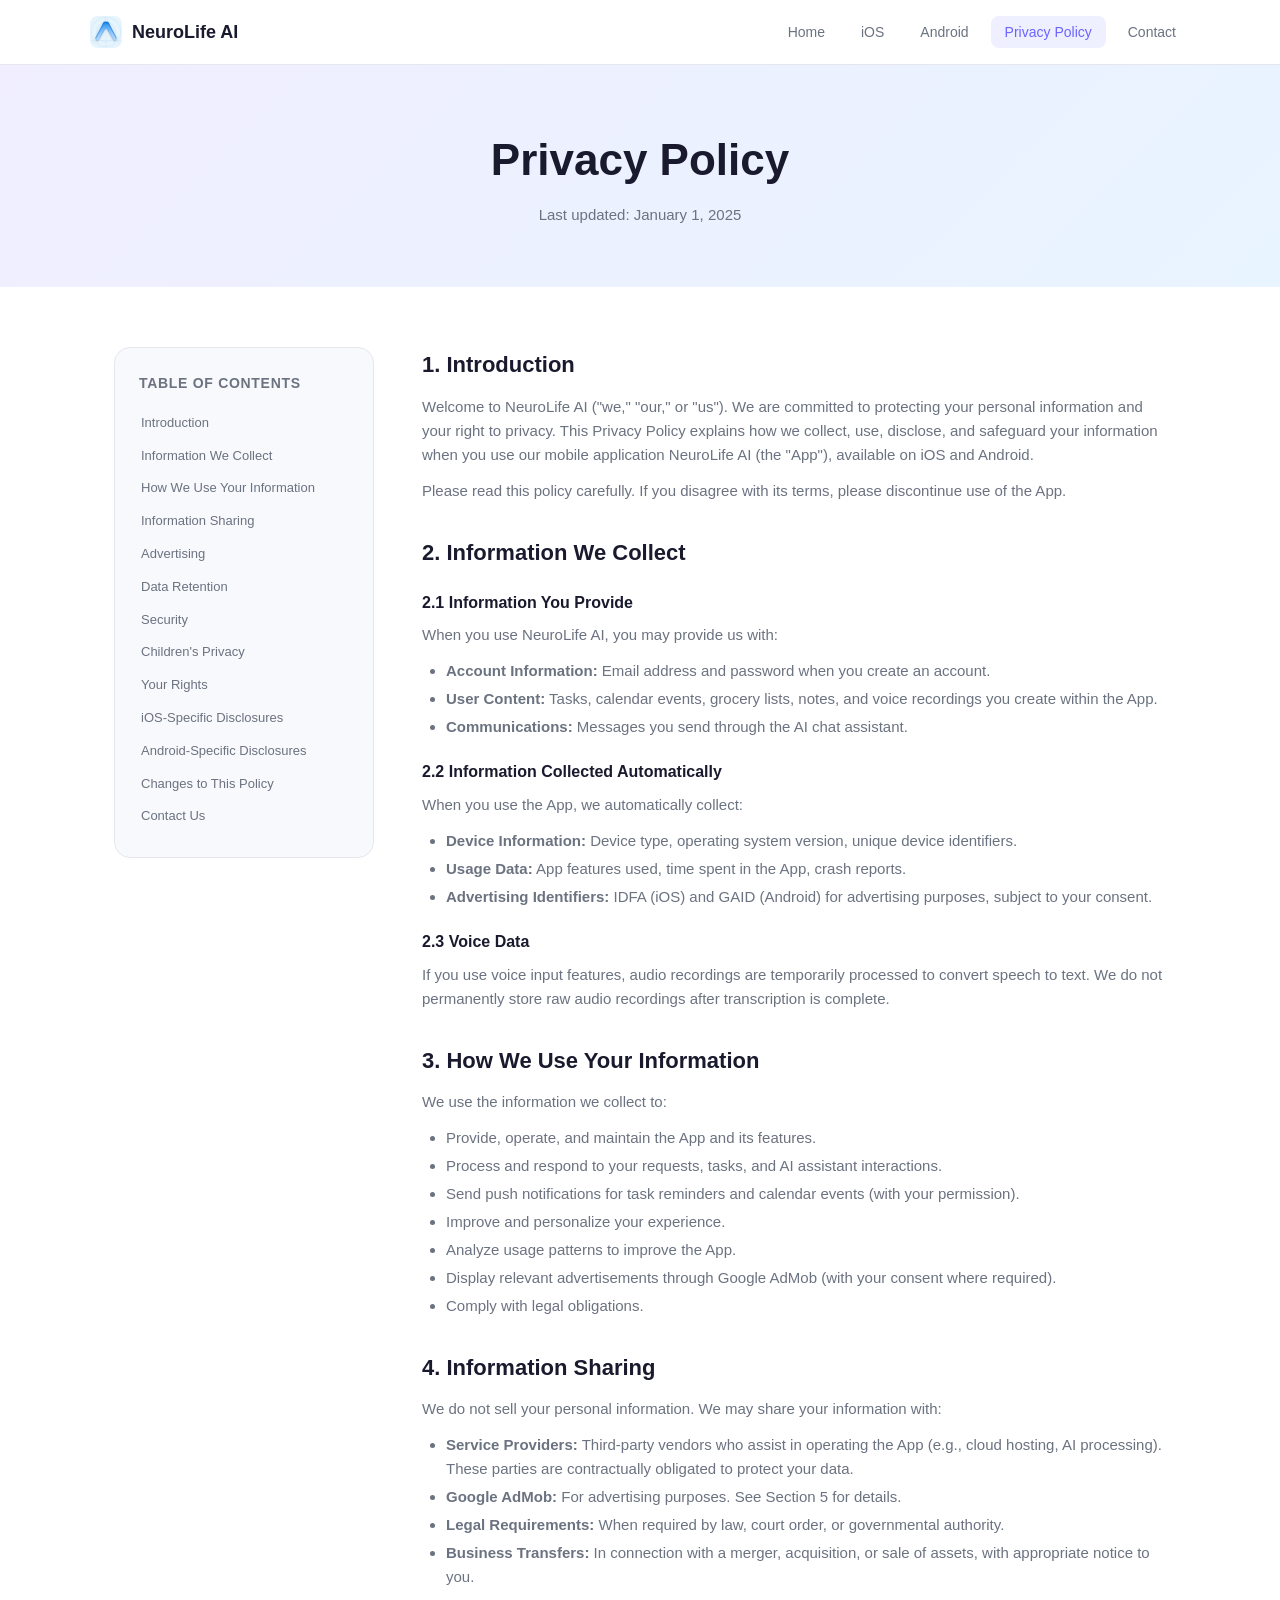
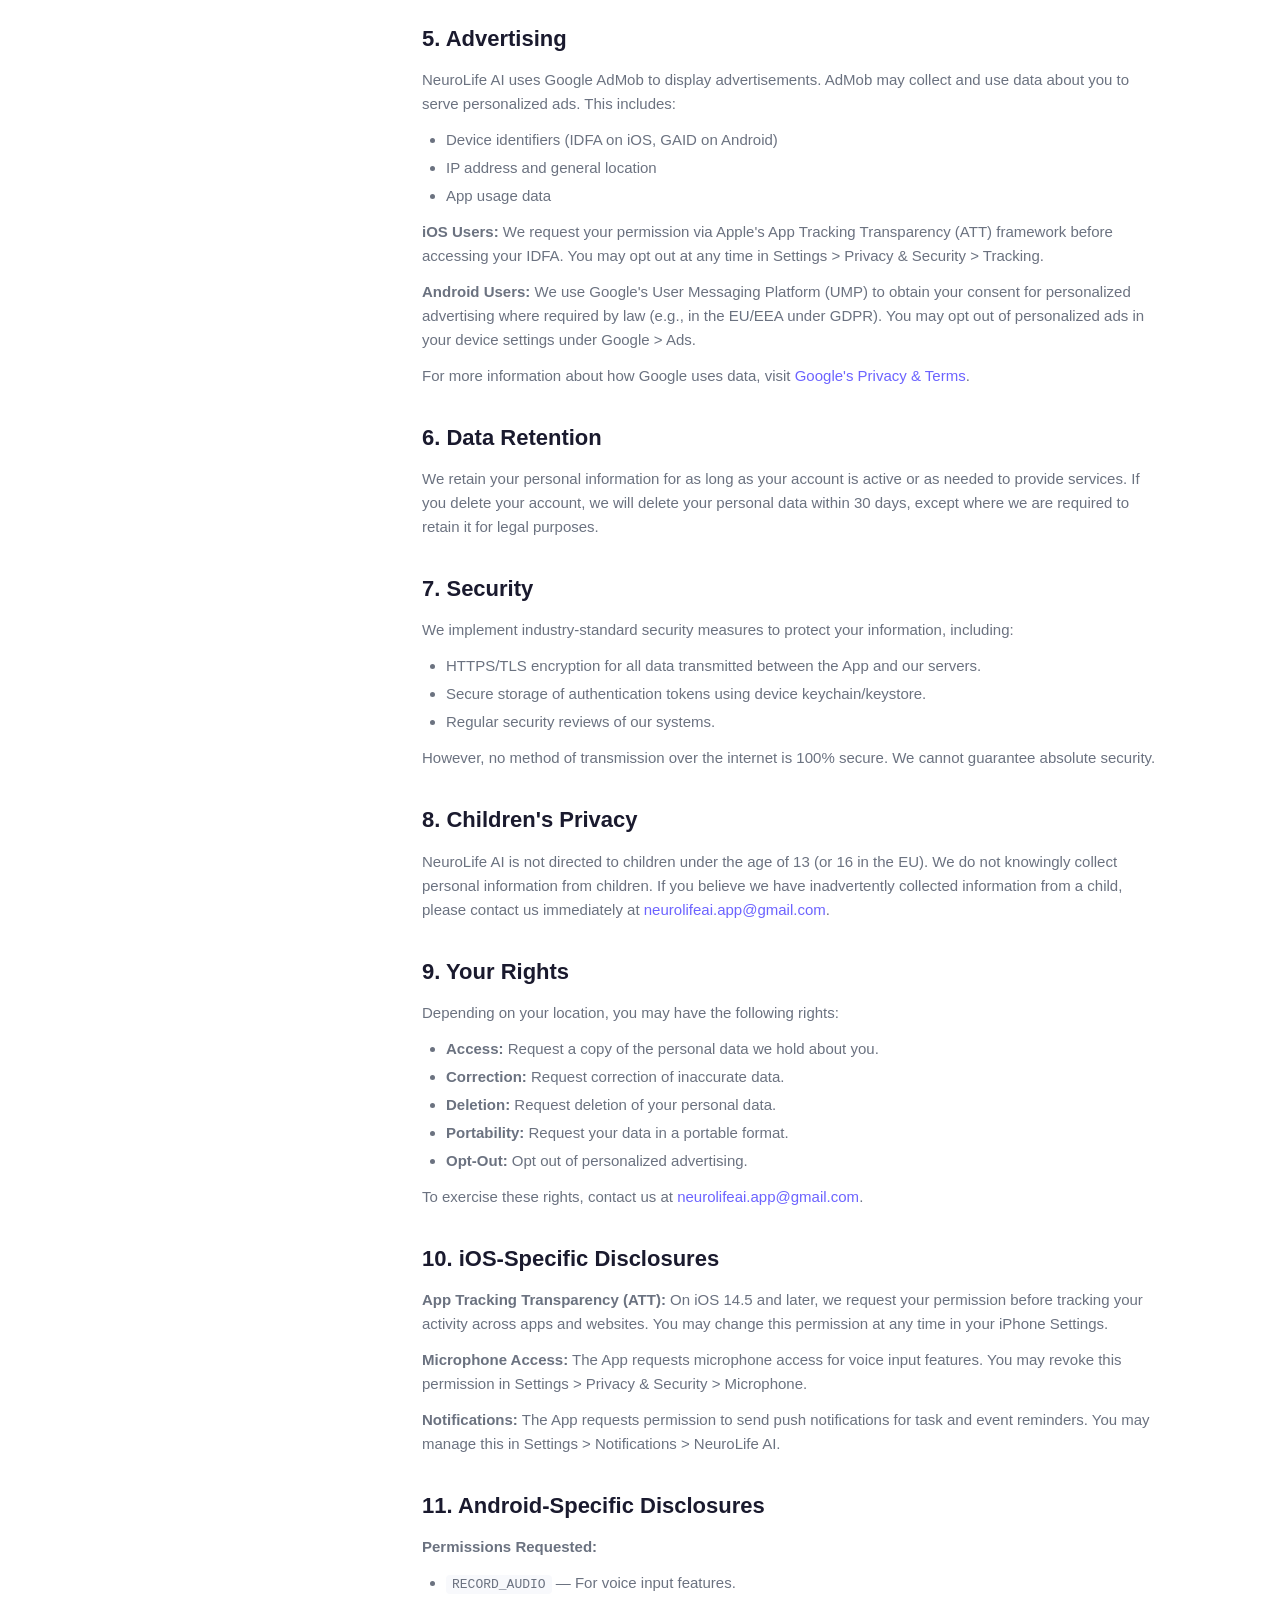
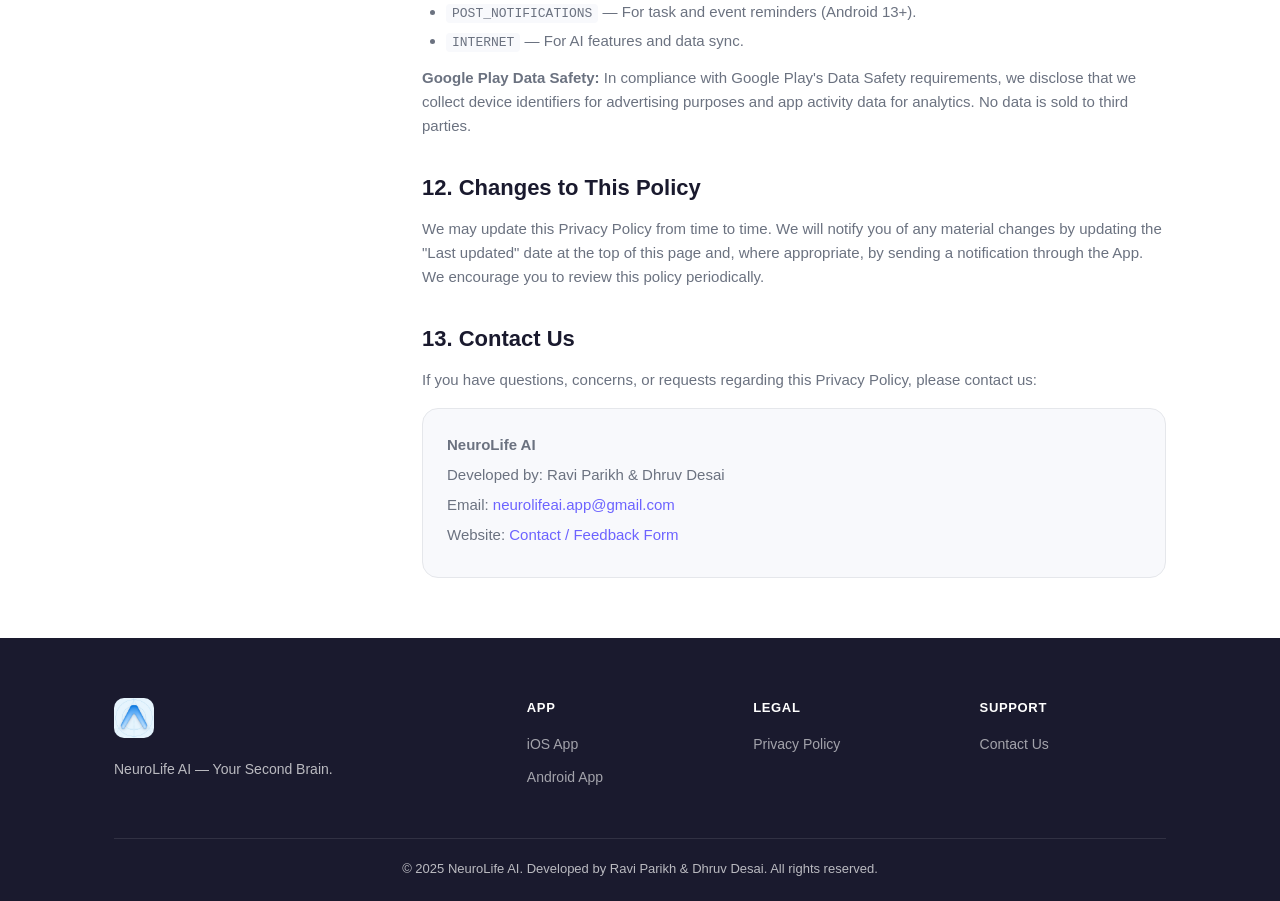
<file: privacy.html>
<!DOCTYPE html>
<html lang="en">
<head>
  <meta charset="UTF-8" />
  <meta name="viewport" content="width=device-width, initial-scale=1.0" />
  <title>NeuroLife AI — Privacy Policy</title>
  <link rel="icon" href="assets/app-icon.png" />
  <link rel="stylesheet" href="style.css" />
</head>
<body>
  <nav class="navbar">
    <div class="nav-container">
      <a href="index.html" class="nav-brand">
        <img src="assets/app-icon.png" alt="NeuroLife AI" class="nav-logo" />
        <span>NeuroLife AI</span>
      </a>
      <ul class="nav-links">
        <li><a href="index.html">Home</a></li>
        <li><a href="ios.html">iOS</a></li>
        <li><a href="android.html">Android</a></li>
        <li><a href="privacy.html" class="active">Privacy Policy</a></li>
        <li><a href="contact.html">Contact</a></li>
      </ul>
      <button class="nav-toggle" onclick="toggleMenu()">&#9776;</button>
    </div>
  </nav>

  <section class="legal-hero">
    <div class="container">
      <h1>Privacy Policy</h1>
      <p>Last updated: January 1, 2025</p>
    </div>
  </section>

  <section class="legal-content">
    <div class="container legal-container">

      <div class="legal-toc">
        <h3>Table of Contents</h3>
        <ol>
          <li><a href="#introduction">Introduction</a></li>
          <li><a href="#information-collected">Information We Collect</a></li>
          <li><a href="#how-we-use">How We Use Your Information</a></li>
          <li><a href="#sharing">Information Sharing</a></li>
          <li><a href="#advertising">Advertising</a></li>
          <li><a href="#data-retention">Data Retention</a></li>
          <li><a href="#security">Security</a></li>
          <li><a href="#children">Children's Privacy</a></li>
          <li><a href="#your-rights">Your Rights</a></li>
          <li><a href="#ios-specific">iOS-Specific Disclosures</a></li>
          <li><a href="#android-specific">Android-Specific Disclosures</a></li>
          <li><a href="#changes">Changes to This Policy</a></li>
          <li><a href="#contact">Contact Us</a></li>
        </ol>
      </div>

      <div class="legal-body">

        <h2 id="introduction">1. Introduction</h2>
        <p>Welcome to NeuroLife AI ("we," "our," or "us"). We are committed to protecting your personal information and your right to privacy. This Privacy Policy explains how we collect, use, disclose, and safeguard your information when you use our mobile application NeuroLife AI (the "App"), available on iOS and Android.</p>
        <p>Please read this policy carefully. If you disagree with its terms, please discontinue use of the App.</p>

        <h2 id="information-collected">2. Information We Collect</h2>
        <h3>2.1 Information You Provide</h3>
        <p>When you use NeuroLife AI, you may provide us with:</p>
        <ul>
          <li><strong>Account Information:</strong> Email address and password when you create an account.</li>
          <li><strong>User Content:</strong> Tasks, calendar events, grocery lists, notes, and voice recordings you create within the App.</li>
          <li><strong>Communications:</strong> Messages you send through the AI chat assistant.</li>
        </ul>

        <h3>2.2 Information Collected Automatically</h3>
        <p>When you use the App, we automatically collect:</p>
        <ul>
          <li><strong>Device Information:</strong> Device type, operating system version, unique device identifiers.</li>
          <li><strong>Usage Data:</strong> App features used, time spent in the App, crash reports.</li>
          <li><strong>Advertising Identifiers:</strong> IDFA (iOS) and GAID (Android) for advertising purposes, subject to your consent.</li>
        </ul>

        <h3>2.3 Voice Data</h3>
        <p>If you use voice input features, audio recordings are temporarily processed to convert speech to text. We do not permanently store raw audio recordings after transcription is complete.</p>

        <h2 id="how-we-use">3. How We Use Your Information</h2>
        <p>We use the information we collect to:</p>
        <ul>
          <li>Provide, operate, and maintain the App and its features.</li>
          <li>Process and respond to your requests, tasks, and AI assistant interactions.</li>
          <li>Send push notifications for task reminders and calendar events (with your permission).</li>
          <li>Improve and personalize your experience.</li>
          <li>Analyze usage patterns to improve the App.</li>
          <li>Display relevant advertisements through Google AdMob (with your consent where required).</li>
          <li>Comply with legal obligations.</li>
        </ul>

        <h2 id="sharing">4. Information Sharing</h2>
        <p>We do not sell your personal information. We may share your information with:</p>
        <ul>
          <li><strong>Service Providers:</strong> Third-party vendors who assist in operating the App (e.g., cloud hosting, AI processing). These parties are contractually obligated to protect your data.</li>
          <li><strong>Google AdMob:</strong> For advertising purposes. See Section 5 for details.</li>
          <li><strong>Legal Requirements:</strong> When required by law, court order, or governmental authority.</li>
          <li><strong>Business Transfers:</strong> In connection with a merger, acquisition, or sale of assets, with appropriate notice to you.</li>
        </ul>

        <h2 id="advertising">5. Advertising</h2>
        <p>NeuroLife AI uses Google AdMob to display advertisements. AdMob may collect and use data about you to serve personalized ads. This includes:</p>
        <ul>
          <li>Device identifiers (IDFA on iOS, GAID on Android)</li>
          <li>IP address and general location</li>
          <li>App usage data</li>
        </ul>
        <p><strong>iOS Users:</strong> We request your permission via Apple's App Tracking Transparency (ATT) framework before accessing your IDFA. You may opt out at any time in Settings &gt; Privacy &amp; Security &gt; Tracking.</p>
        <p><strong>Android Users:</strong> We use Google's User Messaging Platform (UMP) to obtain your consent for personalized advertising where required by law (e.g., in the EU/EEA under GDPR). You may opt out of personalized ads in your device settings under Google &gt; Ads.</p>
        <p>For more information about how Google uses data, visit <a href="https://policies.google.com/technologies/ads" target="_blank" rel="noopener">Google's Privacy &amp; Terms</a>.</p>

        <h2 id="data-retention">6. Data Retention</h2>
        <p>We retain your personal information for as long as your account is active or as needed to provide services. If you delete your account, we will delete your personal data within 30 days, except where we are required to retain it for legal purposes.</p>

        <h2 id="security">7. Security</h2>
        <p>We implement industry-standard security measures to protect your information, including:</p>
        <ul>
          <li>HTTPS/TLS encryption for all data transmitted between the App and our servers.</li>
          <li>Secure storage of authentication tokens using device keychain/keystore.</li>
          <li>Regular security reviews of our systems.</li>
        </ul>
        <p>However, no method of transmission over the internet is 100% secure. We cannot guarantee absolute security.</p>

        <h2 id="children">8. Children's Privacy</h2>
        <p>NeuroLife AI is not directed to children under the age of 13 (or 16 in the EU). We do not knowingly collect personal information from children. If you believe we have inadvertently collected information from a child, please contact us immediately at <a href="mailto:neurolifeai.app@gmail.com">neurolifeai.app@gmail.com</a>.</p>

        <h2 id="your-rights">9. Your Rights</h2>
        <p>Depending on your location, you may have the following rights:</p>
        <ul>
          <li><strong>Access:</strong> Request a copy of the personal data we hold about you.</li>
          <li><strong>Correction:</strong> Request correction of inaccurate data.</li>
          <li><strong>Deletion:</strong> Request deletion of your personal data.</li>
          <li><strong>Portability:</strong> Request your data in a portable format.</li>
          <li><strong>Opt-Out:</strong> Opt out of personalized advertising.</li>
        </ul>
        <p>To exercise these rights, contact us at <a href="mailto:neurolifeai.app@gmail.com">neurolifeai.app@gmail.com</a>.</p>

        <h2 id="ios-specific">10. iOS-Specific Disclosures</h2>
        <p><strong>App Tracking Transparency (ATT):</strong> On iOS 14.5 and later, we request your permission before tracking your activity across apps and websites. You may change this permission at any time in your iPhone Settings.</p>
        <p><strong>Microphone Access:</strong> The App requests microphone access for voice input features. You may revoke this permission in Settings &gt; Privacy &amp; Security &gt; Microphone.</p>
        <p><strong>Notifications:</strong> The App requests permission to send push notifications for task and event reminders. You may manage this in Settings &gt; Notifications &gt; NeuroLife AI.</p>

        <h2 id="android-specific">11. Android-Specific Disclosures</h2>
        <p><strong>Permissions Requested:</strong></p>
        <ul>
          <li><code>RECORD_AUDIO</code> — For voice input features.</li>
          <li><code>POST_NOTIFICATIONS</code> — For task and event reminders (Android 13+).</li>
          <li><code>INTERNET</code> — For AI features and data sync.</li>
        </ul>
        <p><strong>Google Play Data Safety:</strong> In compliance with Google Play's Data Safety requirements, we disclose that we collect device identifiers for advertising purposes and app activity data for analytics. No data is sold to third parties.</p>

        <h2 id="changes">12. Changes to This Policy</h2>
        <p>We may update this Privacy Policy from time to time. We will notify you of any material changes by updating the "Last updated" date at the top of this page and, where appropriate, by sending a notification through the App. We encourage you to review this policy periodically.</p>

        <h2 id="contact">13. Contact Us</h2>
        <p>If you have questions, concerns, or requests regarding this Privacy Policy, please contact us:</p>
        <div class="contact-info-box">
          <p><strong>NeuroLife AI</strong></p>
          <p>Developed by: Ravi Parikh &amp; Dhruv Desai</p>
          <p>Email: <a href="mailto:neurolifeai.app@gmail.com">neurolifeai.app@gmail.com</a></p>
          <p>Website: <a href="contact.html">Contact / Feedback Form</a></p>
        </div>

      </div>
    </div>
  </section>

  <footer class="footer">
    <div class="container">
      <div class="footer-grid">
        <div class="footer-brand">
          <img src="assets/app-icon.png" alt="NeuroLife AI" class="footer-logo" />
          <p>NeuroLife AI — Your Second Brain.</p>
        </div>
        <div class="footer-links">
          <h4>App</h4>
          <ul>
            <li><a href="ios.html">iOS App</a></li>
            <li><a href="android.html">Android App</a></li>
          </ul>
        </div>
        <div class="footer-links">
          <h4>Legal</h4>
          <ul>
            <li><a href="privacy.html">Privacy Policy</a></li>
          </ul>
        </div>
        <div class="footer-links">
          <h4>Support</h4>
          <ul>
            <li><a href="contact.html">Contact Us</a></li>
          </ul>
        </div>
      </div>
      <div class="footer-bottom">
        <p>&copy; 2025 NeuroLife AI. Developed by Ravi Parikh &amp; Dhruv Desai. All rights reserved.</p>
      </div>
    </div>
  </footer>

  <script>
    function toggleMenu() {
      document.querySelector('.nav-links').classList.toggle('open');
    }
  </script>
</body>
</html>
</file>
<file: style.css>
/* ─── Reset & Base ────────────────────────────────────────────────────────── */
*, *::before, *::after { box-sizing: border-box; margin: 0; padding: 0; }

:root {
  --primary: #6C63FF;
  --primary-dark: #5A52D5;
  --primary-light: #EEF0FF;
  --android-green: #34A853;
  --android-green-dark: #2D9147;
  --text: #1A1A2E;
  --text-muted: #6B7280;
  --bg: #FFFFFF;
  --surface: #F8F9FC;
  --border: #E5E7EB;
  --radius: 16px;
  --shadow: 0 4px 24px rgba(108, 99, 255, 0.10);
  --shadow-lg: 0 8px 40px rgba(108, 99, 255, 0.15);
}

html { scroll-behavior: smooth; }

body {
  font-family: -apple-system, BlinkMacSystemFont, 'Segoe UI', Roboto, Oxygen, Ubuntu, sans-serif;
  color: var(--text);
  background: var(--bg);
  line-height: 1.6;
}

a { color: var(--primary); text-decoration: none; }
a:hover { text-decoration: underline; }

.container { max-width: 1100px; margin: 0 auto; padding: 0 24px; }

/* ─── Navbar ──────────────────────────────────────────────────────────────── */
.navbar {
  position: sticky; top: 0; z-index: 100;
  background: rgba(255,255,255,0.95);
  backdrop-filter: blur(12px);
  border-bottom: 1px solid var(--border);
  padding: 0 24px;
}
.nav-container {
  max-width: 1100px; margin: 0 auto;
  display: flex; align-items: center; justify-content: space-between;
  height: 64px;
}
.nav-brand {
  display: flex; align-items: center; gap: 10px;
  font-size: 18px; font-weight: 700; color: var(--text);
  text-decoration: none;
}
.nav-logo { width: 32px; height: 32px; border-radius: 8px; }
.nav-links {
  display: flex; list-style: none; gap: 8px;
}
.nav-links a {
  padding: 8px 14px; border-radius: 8px;
  font-size: 14px; font-weight: 500; color: var(--text-muted);
  transition: all 0.2s;
}
.nav-links a:hover, .nav-links a.active {
  color: var(--primary); background: var(--primary-light);
  text-decoration: none;
}
.nav-toggle {
  display: none; background: none; border: none;
  font-size: 22px; cursor: pointer; color: var(--text);
}

/* ─── Buttons ─────────────────────────────────────────────────────────────── */
.btn {
  display: inline-flex; align-items: center; gap: 8px;
  padding: 12px 24px; border-radius: 12px;
  font-size: 15px; font-weight: 600; cursor: pointer;
  transition: all 0.2s; text-decoration: none;
}
.btn.large { padding: 16px 32px; font-size: 17px; }
.btn-primary { background: var(--primary); color: #fff; }
.btn-primary:hover { background: var(--primary-dark); transform: translateY(-1px); box-shadow: var(--shadow); text-decoration: none; }
.btn-secondary { background: var(--surface); color: var(--text); border: 1px solid var(--border); }
.btn-secondary:hover { background: var(--border); text-decoration: none; }
.btn-android { background: var(--android-green); color: #fff; }
.btn-android:hover { background: var(--android-green-dark); transform: translateY(-1px); text-decoration: none; }

/* ─── Hero ────────────────────────────────────────────────────────────────── */
.hero {
  background: linear-gradient(135deg, #F0EEFF 0%, #E8F4FF 100%);
  padding: 80px 24px;
  overflow: hidden;
}
.hero-content {
  max-width: 1100px; margin: 0 auto;
  display: flex; align-items: center; gap: 60px;
}
.hero-text { flex: 1; }
.badge {
  display: inline-block; padding: 6px 14px; border-radius: 20px;
  background: var(--primary-light); color: var(--primary);
  font-size: 13px; font-weight: 600; margin-bottom: 16px;
}
.hero-text h1 { font-size: 52px; font-weight: 800; line-height: 1.15; margin-bottom: 16px; }
.gradient-text {
  background: linear-gradient(135deg, var(--primary), #A78BFA);
  -webkit-background-clip: text; -webkit-text-fill-color: transparent;
  background-clip: text;
}
.gradient-text-green {
  background: linear-gradient(135deg, var(--android-green), #34D399);
  -webkit-background-clip: text; -webkit-text-fill-color: transparent;
  background-clip: text;
}
.hero-subtitle { font-size: 18px; color: var(--text-muted); margin-bottom: 32px; max-width: 480px; }
.hero-cta { display: flex; gap: 12px; flex-wrap: wrap; }
.hero-screenshots {
  flex: 1; display: flex; gap: 16px; justify-content: center; align-items: flex-end;
}

/* ─── Phone Mockup ────────────────────────────────────────────────────────── */
.phone-mockup {
  width: 180px; border-radius: 32px;
  box-shadow: 0 20px 60px rgba(0,0,0,0.2);
  overflow: hidden; border: 3px solid rgba(255,255,255,0.8);
  transform: rotate(-3deg);
}
.phone-mockup-2 { transform: rotate(3deg) translateY(-20px); }
.phone-mockup .screenshot { width: 100%; display: block; }

/* ─── Features ────────────────────────────────────────────────────────────── */
.features { padding: 80px 24px; background: var(--bg); }
.section-title { font-size: 36px; font-weight: 800; text-align: center; margin-bottom: 12px; }
.section-subtitle { font-size: 17px; color: var(--text-muted); text-align: center; max-width: 560px; margin: 0 auto 48px; }
.features-grid {
  display: grid; grid-template-columns: repeat(3, 1fr); gap: 24px;
}
.feature-card {
  background: var(--surface); border-radius: var(--radius);
  padding: 28px; border: 1px solid var(--border);
  transition: transform 0.2s, box-shadow 0.2s;
}
.feature-card:hover { transform: translateY(-4px); box-shadow: var(--shadow); }
.feature-icon { font-size: 36px; margin-bottom: 12px; }
.feature-card h3 { font-size: 18px; font-weight: 700; margin-bottom: 8px; }
.feature-card p { color: var(--text-muted); font-size: 14px; }

/* ─── Screenshots Section ─────────────────────────────────────────────────── */
.screenshots-section { padding: 80px 24px; background: var(--surface); }
.screenshots-row {
  display: flex; gap: 32px; justify-content: center; flex-wrap: wrap;
}
.screenshot-item { text-align: center; }
.screenshot-item p { margin-top: 12px; font-size: 14px; font-weight: 600; color: var(--text-muted); }
.phone-frame {
  width: 200px; border-radius: 36px;
  box-shadow: 0 16px 48px rgba(0,0,0,0.18);
  overflow: hidden; border: 3px solid var(--border);
  display: inline-block;
}
.phone-frame img { width: 100%; display: block; }
.android-frame { border-radius: 24px; }

/* ─── Download Section ────────────────────────────────────────────────────── */
.download-section {
  padding: 80px 24px; text-align: center;
  background: linear-gradient(135deg, var(--primary) 0%, #A78BFA 100%);
  color: #fff;
}
.download-section h2 { font-size: 36px; font-weight: 800; margin-bottom: 12px; }
.download-section p { font-size: 17px; opacity: 0.9; margin-bottom: 40px; }
.download-buttons { display: flex; gap: 16px; justify-content: center; flex-wrap: wrap; }
.store-btn {
  display: flex; align-items: center; gap: 12px;
  background: rgba(255,255,255,0.15); border: 1px solid rgba(255,255,255,0.3);
  color: #fff; padding: 14px 24px; border-radius: 14px;
  backdrop-filter: blur(8px); transition: all 0.2s;
  text-decoration: none;
}
.store-btn:hover { background: rgba(255,255,255,0.25); transform: translateY(-2px); text-decoration: none; color: #fff; }
.store-label { display: block; font-size: 11px; opacity: 0.8; }
.store-name { display: block; font-size: 18px; font-weight: 700; }

/* ─── Platform Hero ───────────────────────────────────────────────────────── */
.platform-hero {
  padding: 80px 24px;
  background: linear-gradient(135deg, #F0EEFF 0%, #E8F4FF 100%);
}
.android-hero { background: linear-gradient(135deg, #E8F5E9 0%, #E0F7FA 100%); }
.platform-hero-content { max-width: 1100px; margin: 0 auto; display: flex; gap: 60px; align-items: center; }
.platform-hero-content > div:first-child { flex: 1; }
.platform-screenshots { flex: 1; display: flex; gap: 16px; justify-content: center; align-items: flex-end; }
.platform-badge {
  display: inline-flex; align-items: center; gap: 8px;
  padding: 6px 14px; border-radius: 20px;
  background: var(--primary-light); color: var(--primary);
  font-size: 13px; font-weight: 600; margin-bottom: 16px;
}
.android-badge { background: #E8F5E9; color: var(--android-green); }
.platform-hero-content h1 { font-size: 44px; font-weight: 800; line-height: 1.2; margin-bottom: 16px; }
.platform-hero-content p { font-size: 17px; color: var(--text-muted); margin-bottom: 28px; max-width: 480px; }
.store-note { font-size: 13px; color: var(--text-muted); margin-top: 12px; }

/* ─── Platform Features ───────────────────────────────────────────────────── */
.platform-features { padding: 80px 24px; background: var(--bg); }
.platform-features-grid { display: grid; grid-template-columns: repeat(2, 1fr); gap: 24px; }
.platform-feature {
  display: flex; gap: 16px; align-items: flex-start;
  background: var(--surface); border-radius: var(--radius);
  padding: 24px; border: 1px solid var(--border);
}
.platform-feature-icon { font-size: 32px; flex-shrink: 0; }
.platform-feature h3 { font-size: 16px; font-weight: 700; margin-bottom: 6px; }
.platform-feature p { color: var(--text-muted); font-size: 14px; }

/* ─── Requirements ────────────────────────────────────────────────────────── */
.requirements-section { padding: 80px 24px; background: var(--surface); }
.requirements-table { max-width: 600px; margin: 0 auto; border-radius: var(--radius); overflow: hidden; border: 1px solid var(--border); }
.req-row { display: flex; padding: 16px 24px; border-bottom: 1px solid var(--border); }
.req-row:last-child { border-bottom: none; }
.req-row:nth-child(even) { background: var(--bg); }
.req-label { font-weight: 600; width: 180px; flex-shrink: 0; }
.req-value { color: var(--text-muted); }

/* ─── Data Safety ─────────────────────────────────────────────────────────── */
.data-safety-section { padding: 80px 24px; background: var(--bg); }
.data-safety-grid { display: grid; grid-template-columns: repeat(3, 1fr); gap: 24px; margin-bottom: 24px; }
.data-item { background: var(--surface); border-radius: var(--radius); padding: 28px; border: 1px solid var(--border); }
.data-icon { font-size: 32px; margin-bottom: 12px; }
.data-item h3 { font-size: 17px; font-weight: 700; margin-bottom: 12px; }
.data-item ul { list-style: none; }
.data-item ul li { font-size: 14px; color: var(--text-muted); padding: 4px 0; }
.data-item ul li::before { content: "• "; color: var(--android-green); }
.data-note { text-align: center; color: var(--text-muted); font-size: 14px; }

/* ─── Legal ───────────────────────────────────────────────────────────────── */
.legal-hero {
  background: linear-gradient(135deg, #F0EEFF 0%, #E8F4FF 100%);
  padding: 60px 24px; text-align: center;
}
.legal-hero h1 { font-size: 44px; font-weight: 800; margin-bottom: 8px; }
.legal-hero p { color: var(--text-muted); font-size: 15px; }
.legal-content { padding: 60px 24px; }
.legal-container { display: grid; grid-template-columns: 260px 1fr; gap: 48px; align-items: start; }
.legal-toc {
  position: sticky; top: 80px;
  background: var(--surface); border-radius: var(--radius);
  padding: 24px; border: 1px solid var(--border);
}
.legal-toc h3 { font-size: 14px; font-weight: 700; color: var(--text-muted); text-transform: uppercase; letter-spacing: 0.05em; margin-bottom: 12px; }
.legal-toc ol { list-style: none; counter-reset: toc; }
.legal-toc ol li { counter-increment: toc; }
.legal-toc ol li a {
  display: block; padding: 6px 0; font-size: 13px; color: var(--text-muted);
  border-left: 2px solid transparent; padding-left: 12px; margin-left: -12px;
  transition: all 0.15s;
}
.legal-toc ol li a:hover { color: var(--primary); border-left-color: var(--primary); text-decoration: none; }
.legal-body h2 { font-size: 22px; font-weight: 700; margin: 32px 0 12px; color: var(--text); }
.legal-body h2:first-child { margin-top: 0; }
.legal-body h3 { font-size: 16px; font-weight: 600; margin: 20px 0 8px; }
.legal-body p { color: var(--text-muted); margin-bottom: 12px; font-size: 15px; }
.legal-body ul { list-style: disc; padding-left: 24px; margin-bottom: 12px; }
.legal-body ul li { color: var(--text-muted); font-size: 15px; margin-bottom: 4px; }
.legal-body code { background: var(--surface); padding: 2px 6px; border-radius: 4px; font-size: 13px; }
.contact-info-box {
  background: var(--surface); border-radius: var(--radius);
  padding: 24px; border: 1px solid var(--border); margin-top: 16px;
}
.contact-info-box p { margin-bottom: 6px; }

/* ─── Contact ─────────────────────────────────────────────────────────────── */
.contact-hero {
  background: linear-gradient(135deg, #F0EEFF 0%, #E8F4FF 100%);
  padding: 60px 24px; text-align: center;
}
.contact-hero h1 { font-size: 44px; font-weight: 800; margin-bottom: 12px; }
.contact-hero p { font-size: 17px; color: var(--text-muted); max-width: 560px; margin: 0 auto; }
.team-section { padding: 80px 24px; background: var(--bg); }
.team-grid { display: grid; grid-template-columns: repeat(2, 1fr); gap: 32px; max-width: 700px; margin: 0 auto; }
.team-card {
  background: var(--surface); border-radius: var(--radius);
  padding: 36px 28px; border: 1px solid var(--border);
  text-align: center; transition: transform 0.2s, box-shadow 0.2s;
}
.team-card:hover { transform: translateY(-4px); box-shadow: var(--shadow); }
.team-avatar {
  width: 80px; height: 80px; border-radius: 50%;
  background: linear-gradient(135deg, var(--primary), #A78BFA);
  display: flex; align-items: center; justify-content: center;
  margin: 0 auto 16px;
}
.team-avatar-2 { background: linear-gradient(135deg, #6EE7B7, #3B82F6); }
.avatar-initials { font-size: 28px; font-weight: 800; color: #fff; }
.team-card h3 { font-size: 22px; font-weight: 700; margin-bottom: 4px; }
.team-role { font-size: 14px; color: var(--primary); font-weight: 600; margin-bottom: 12px; }
.team-bio { font-size: 14px; color: var(--text-muted); margin-bottom: 20px; }
.team-contact-btn {
  display: inline-flex; align-items: center; gap: 6px;
  padding: 10px 20px; border-radius: 10px;
  background: var(--primary-light); color: var(--primary);
  font-size: 14px; font-weight: 600; transition: all 0.2s;
}
.team-contact-btn:hover { background: var(--primary); color: #fff; text-decoration: none; }
.contact-form-section { padding: 80px 24px; background: var(--surface); }
.contact-grid { display: grid; grid-template-columns: 1fr 1fr; gap: 60px; align-items: start; }
.contact-info h2 { font-size: 28px; font-weight: 800; margin-bottom: 12px; }
.contact-info > p { color: var(--text-muted); margin-bottom: 32px; }
.contact-methods { display: flex; flex-direction: column; gap: 20px; }
.contact-method { display: flex; gap: 14px; align-items: flex-start; }
.contact-method-icon { font-size: 24px; flex-shrink: 0; }
.contact-method h4 { font-size: 15px; font-weight: 700; margin-bottom: 4px; }
.contact-method p, .contact-method a { font-size: 14px; color: var(--text-muted); }
.contact-form-wrapper {
  background: var(--bg); border-radius: var(--radius);
  padding: 36px; border: 1px solid var(--border);
  box-shadow: var(--shadow);
}
.form-group { margin-bottom: 20px; }
.form-group label { display: block; font-size: 14px; font-weight: 600; margin-bottom: 6px; }
.form-group input, .form-group select, .form-group textarea {
  width: 100%; padding: 12px 14px; border-radius: 10px;
  border: 1px solid var(--border); font-size: 15px;
  font-family: inherit; background: var(--surface);
  transition: border-color 0.2s;
}
.form-group input:focus, .form-group select:focus, .form-group textarea:focus {
  outline: none; border-color: var(--primary);
}
.form-submit { width: 100%; justify-content: center; }
.form-success {
  margin-top: 16px; padding: 14px; border-radius: 10px;
  background: #ECFDF5; color: #065F46; font-size: 14px; font-weight: 500;
}
.form-error {
  margin-top: 16px; padding: 14px; border-radius: 10px;
  background: #FEE2E2; color: #991B1B; font-size: 14px; font-weight: 500;
}
.faq-section { padding: 80px 24px; background: var(--bg); }
.faq-list { max-width: 720px; margin: 0 auto; }
.faq-item { border: 1px solid var(--border); border-radius: var(--radius); margin-bottom: 12px; overflow: hidden; }
.faq-question {
  width: 100%; text-align: left; padding: 18px 20px;
  background: var(--surface); border: none; cursor: pointer;
  font-size: 15px; font-weight: 600; display: flex;
  justify-content: space-between; align-items: center;
  transition: background 0.2s;
}
.faq-question:hover { background: var(--primary-light); }
.faq-arrow { transition: transform 0.2s; font-size: 12px; color: var(--text-muted); }
.faq-item.open .faq-arrow { transform: rotate(180deg); }
.faq-answer { display: none; padding: 16px 20px; background: var(--bg); }
.faq-item.open .faq-answer { display: block; }
.faq-answer p { color: var(--text-muted); font-size: 14px; }

/* ─── Footer ──────────────────────────────────────────────────────────────── */
.footer { background: var(--text); color: rgba(255,255,255,0.7); padding: 60px 24px 24px; }
.footer-grid { display: grid; grid-template-columns: 2fr 1fr 1fr 1fr; gap: 40px; margin-bottom: 40px; }
.footer-brand { }
.footer-logo { width: 40px; height: 40px; border-radius: 10px; margin-bottom: 12px; }
.footer-brand p { font-size: 14px; max-width: 240px; }
.footer-links h4 { font-size: 13px; font-weight: 700; color: #fff; text-transform: uppercase; letter-spacing: 0.05em; margin-bottom: 12px; }
.footer-links ul { list-style: none; }
.footer-links ul li { margin-bottom: 8px; }
.footer-links ul li a { font-size: 14px; color: rgba(255,255,255,0.6); transition: color 0.2s; }
.footer-links ul li a:hover { color: #fff; text-decoration: none; }
.footer-bottom { border-top: 1px solid rgba(255,255,255,0.1); padding-top: 20px; text-align: center; font-size: 13px; }

/* ─── Responsive ──────────────────────────────────────────────────────────── */
@media (max-width: 900px) {
  .hero-content, .platform-hero-content { flex-direction: column; }
  .hero-screenshots, .platform-screenshots { display: none; }
  .features-grid { grid-template-columns: repeat(2, 1fr); }
  .platform-features-grid { grid-template-columns: 1fr; }
  .data-safety-grid { grid-template-columns: 1fr; }
  .legal-container { grid-template-columns: 1fr; }
  .legal-toc { position: static; }
  .contact-grid { grid-template-columns: 1fr; }
  .footer-grid { grid-template-columns: 1fr 1fr; }
  .team-grid { grid-template-columns: 1fr; max-width: 360px; }
}
@media (max-width: 600px) {
  .hero-text h1 { font-size: 36px; }
  .section-title { font-size: 28px; }
  .features-grid { grid-template-columns: 1fr; }
  .nav-links { display: none; flex-direction: column; position: absolute; top: 64px; left: 0; right: 0; background: #fff; padding: 16px; border-bottom: 1px solid var(--border); }
  .nav-links.open { display: flex; }
  .nav-toggle { display: block; }
  .footer-grid { grid-template-columns: 1fr; }
  .screenshots-row { flex-direction: column; align-items: center; }
}
</file>
